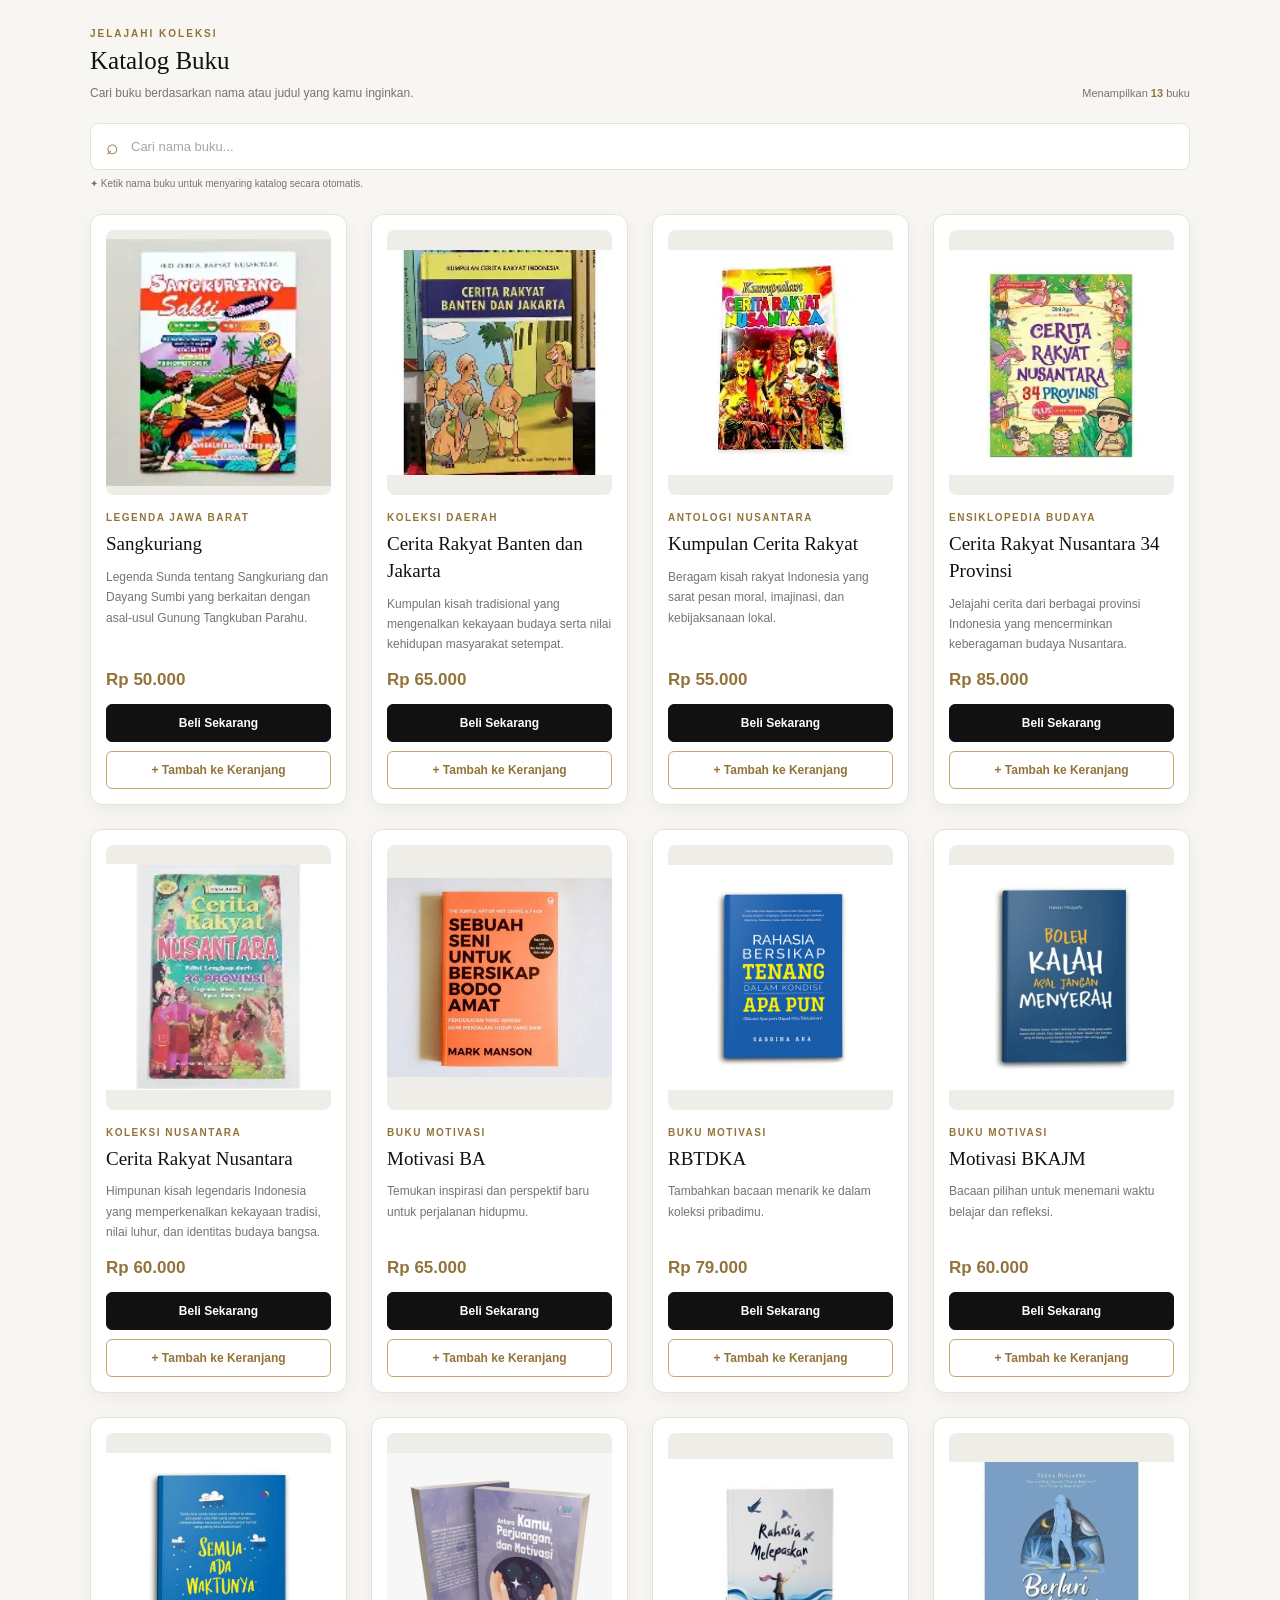
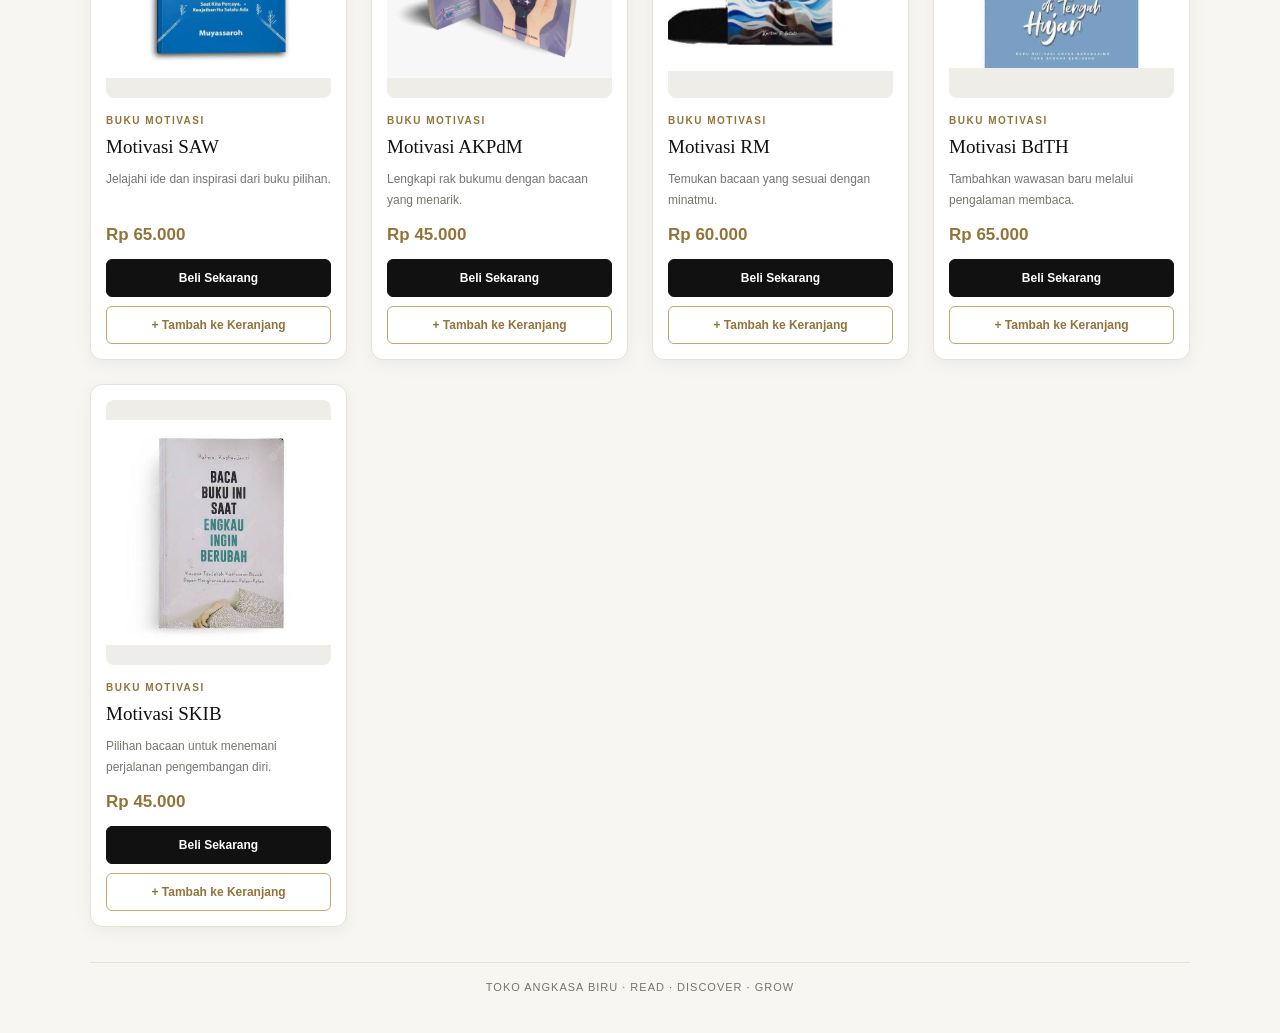
<file: IFrame/BestSeller.html>
<!DOCTYPE html>
<html lang="id">
<head>
<meta charset="UTF-8">
<meta name="viewport" content="width=device-width, initial-scale=1.0">
<title>Katalog buku</title>

<style>
:root {
  --gold: #c5a76a;
  --gold-light: #e4d3a7;
  --gold-dark: #92743b;
  --black: #111111;
  --black-soft: #1c1c1c;
  --white: #ffffff;
  --cream: #f7f6f2;
  --gray: #77746c;
  --border: #e7e2d8;
}

* {
  margin: 0;
  padding: 0;
  box-sizing: border-box;
  font-family: "Segoe UI", Arial, sans-serif;
}

body {
  background: var(--cream);
  color: var(--black);
  padding: 28px 20px 40px;
}

/* HEADER */
.hero {
  max-width: 1100px;
  margin: 0 auto 35px;
  padding: 36px 22px;
  text-align: center;
  background: linear-gradient(135deg, #111, #30291d);
  border: 1px solid var(--gold);
  border-radius: 14px;
  position: relative;
  overflow: hidden;
}

.eyebrow {
  color: var(--gold-light);
  font-size: 11px;
  letter-spacing: 4px;
  text-transform: uppercase;
  margin-bottom: 13px;
}

.hero h1 {
  color: var(--white);
  font-family: Georgia, "Times New Roman", serif;
  font-size: clamp(25px, 4vw, 36px);
  font-weight: normal;
}

.gold-line {
  width: 65px;
  height: 2px;
  background: var(--gold);
  margin: 18px auto;
}

.hero p {
  color: #e3ded4;
  font-size: 13px;
  line-height: 1.8;
  max-width: 650px;
  margin: auto;
}

/* KATALOG */
.section {
  max-width: 1100px;
  margin: auto;
}

.section-header {
  display: flex;
  justify-content: space-between;
  align-items: end;
  gap: 15px;
  margin-bottom: 20px;
}

.section-label {
  color: var(--gold-dark);
  font-size: 10px;
  font-weight: bold;
  letter-spacing: 2px;
  margin-bottom: 8px;
}

.section-header h2 {
  font-family: Georgia, "Times New Roman", serif;
  font-size: 25px;
  font-weight: normal;
  margin-bottom: 8px;
}

.section-header p {
  color: var(--gray);
  font-size: 12px;
  line-height: 1.7;
}

.book-count {
  color: var(--gray);
  font-size: 11px;
  white-space: nowrap;
  padding-bottom: 4px;
}

.book-count strong {
  color: var(--gold-dark);
}

/* SEARCH */
.search-wrap {
  max-width: 1100px;
  margin: 0 auto 25px;
}

.search-box {
  display: flex;
  align-items: center;
  gap: 12px;
  padding: 0 15px;
  background: var(--white);
  border: 1px solid var(--border);
  border-radius: 8px;
  transition: border-color .2s, box-shadow .2s;
}

.search-box:focus-within {
  border-color: var(--gold);
  box-shadow: 0 0 0 3px #c5a76a20;
}

.search-icon {
  color: var(--gold-dark);
  font-size: 21px;
}

.search-box input {
  flex: 1;
  min-width: 0;
  padding: 15px 0;
  border: none;
  outline: none;
  background: transparent;
  color: var(--black);
  font-size: 13px;
}

.search-box input::placeholder {
  color: #aaa69d;
}

.clear-btn {
  display: none;
  border: none;
  background: transparent;
  color: var(--gold-dark);
  cursor: pointer;
  font-size: 11px;
  padding: 8px;
}

.search-hint {
  margin-top: 8px;
  color: var(--gray);
  font-size: 10px;
}

/* GRID BUKU */
.container-buku {
  display: grid;
  grid-template-columns: repeat(
    auto-fit,
    minmax(min(100%, 225px), 1fr)
  );
  gap: 24px;
  max-width: 1100px;
  margin: auto;
}

/* KARTU BUKU */
.card-buku {
  min-width: 0;
  background: var(--white);
  border: 1px solid var(--border);
  border-radius: 12px;
  padding: 15px;
  display: flex;
  flex-direction: column;
  box-shadow: 0 5px 18px rgba(17, 17, 17, 0.05);
  transition: transform .3s ease,
              box-shadow .3s ease,
              border-color .3s ease;
}

.card-buku:hover {
  transform: translateY(-6px);
  border-color: var(--gold);
  box-shadow: 0 12px 28px rgba(17, 17, 17, 0.12);
}

.img-container {
  width: 100%;
  height: 265px;
  background: #efede7;
  border-radius: 8px;
  overflow: hidden;
  margin-bottom: 17px;
}

.img-container img {
  width: 100%;
  height: 100%;
  object-fit: contain;
  transition: transform .4s ease;
}

.card-buku:hover .img-container img {
  transform: scale(1.04);
}

.category {
  color: var(--gold-dark);
  font-size: 10px;
  font-weight: bold;
  letter-spacing: 1.5px;
  text-transform: uppercase;
  margin-bottom: 8px;
}

.title-buku {
  font-family: Georgia, "Times New Roman", serif;
  color: var(--black);
  font-size: 19px;
  font-weight: normal;
  line-height: 1.4;
  margin-bottom: 9px;
  overflow-wrap: anywhere;
}

.description {
  color: var(--gray);
  font-size: 12px;
  line-height: 1.7;
  margin-bottom: 15px;
  flex-grow: 1;
}

.price {
  color: var(--gold-dark);
  font-size: 17px;
  font-weight: 750;
  margin-bottom: 14px;
}

.actions {
  display: flex;
  flex-direction: column;
  gap: 9px;
  margin-top: auto;
}

.btn {
  display: block;
  width: 100%;
  border-radius: 6px;
  padding: 11px 9px;
  text-align: center;
  text-decoration: none;
  font-size: 12px;
  font-weight: bold;
  cursor: pointer;
  transition: .25s ease;
}

.buy-btn {
  background: var(--black);
  color: var(--white);
  border: 1px solid var(--black);
}

.buy-btn:hover {
  background: var(--gold-dark);
  border-color: var(--gold-dark);
}

.add-cart-btn {
  background: var(--white);
  color: var(--gold-dark);
  border: 1px solid var(--gold);
}

.add-cart-btn:hover {
  background: var(--gold);
  color: var(--black);
}

/* HASIL PENCARIAN KOSONG */
.empty-state {
  display: none;
  max-width: 1100px;
  margin: auto;
  padding: 45px 20px;
  background: var(--white);
  border: 1px dashed var(--gold);
  border-radius: 10px;
  text-align: center;
}

.empty-icon {
  font-size: 32px;
  margin-bottom: 12px;
}

.empty-state h3 {
  font-family: Georgia, "Times New Roman", serif;
  font-size: 22px;
  font-weight: normal;
  margin-bottom: 9px;
}

.empty-state p {
  color: var(--gray);
  font-size: 12px;
  line-height: 1.8;
  margin-bottom: 17px;
}

.reset-search {
  padding: 11px 16px;
  background: var(--black);
  color: var(--white);
  border: 1px solid var(--black);
  border-radius: 6px;
  cursor: pointer;
  font-size: 12px;
  font-weight: bold;
}

.reset-search:hover {
  background: var(--gold-dark);
}

/* FOOTER */
.footer-note {
  max-width: 1100px;
  margin: 35px auto 0;
  padding-top: 18px;
  border-top: 1px solid var(--border);
  text-align: center;
  color: var(--gray);
  font-size: 11px;
  letter-spacing: 1px;
}

@media (max-width: 650px) {
  body {
    padding: 16px 12px 28px;
  }

  .hero {
    padding: 28px 16px;
  }

  .eyebrow {
    letter-spacing: 2px;
  }

  .container-buku {
    grid-template-columns: repeat(2, minmax(0, 1fr));
    gap: 15px;
  }

  .card-buku {
    padding: 10px;
  }

  .img-container {
    height: 210px;
  }

  .title-buku {
    font-size: 16px;
  }

  .section-header {
    align-items: start;
  }

  .section-header h2 {
    font-size: 22px;
  }

  .book-count {
    white-space: normal;
    text-align: right;
  }

  .btn {
    font-size: 11px;
  }
}

@media (max-width: 380px) {
  .container-buku {
    grid-template-columns: 1fr;
  }

  .img-container {
    height: 265px;
  }

  .section-header {
    flex-direction: column;
  }
}
</style>
</head>

<body>

<main class="section">

  <div class="section-header">
    <div>
      <div class="section-label">JELAJAHI KOLEKSI</div>
      <h2>Katalog Buku</h2>
      <p>Cari buku berdasarkan nama atau judul yang kamu inginkan.</p>
    </div>

    <div class="book-count">
      Menampilkan <strong id="visibleCount">13</strong> buku
    </div>
  </div>

  <!-- PENCARIAN -->
  <div class="search-wrap">
    <div class="search-box">
      <span class="search-icon" aria-hidden="true">⌕</span>
      <input
        type="search"
        id="searchInput"
        placeholder="Cari nama buku..."
        aria-label="Cari buku berdasarkan nama"
        autocomplete="off"
      >
      <button class="clear-btn" id="clearBtn" type="button">
        Hapus ✕
      </button>
    </div>
    <p class="search-hint">
      ✦ Ketik nama buku untuk menyaring katalog secara otomatis.
    </p>
  </div>

  <div class="container-buku" id="bookGrid">

    <!-- ================= CERITA RAKYAT ================= -->

    <article class="card-buku" data-title="Sangkuriang">
      <div class="img-container">
        <img src="GAMBAR/CR_Sangkuriang.png" alt="Sampul buku Sangkuriang">
      </div>
      <div class="category">Legenda Jawa Barat</div>
      <h2 class="title-buku">Sangkuriang</h2>
      <p class="description">
        Legenda Sunda tentang Sangkuriang dan Dayang Sumbi
        yang berkaitan dengan asal-usul Gunung Tangkuban Parahu.
      </p>
      <div class="price">Rp 50.000</div>
      <div class="actions">
        <a class="btn buy-btn"
           href="Pembayaran.html?title=Sangkuriang&amp;price=50000"
           target="konten">Beli Sekarang</a>
        <button class="btn add-cart-btn" type="button"
                onclick="tambahKeranjang('Sangkuriang', 50000)">
          + Tambah ke Keranjang
        </button>
      </div>
    </article>

    <article class="card-buku" data-title="Cerita Rakyat Banten dan Jakarta">
      <div class="img-container">
        <img src="GAMBAR/CR_Cerita Rayat Banten dan Jakarta.png"
             alt="Sampul Cerita Rakyat Banten dan Jakarta">
      </div>
      <div class="category">Koleksi Daerah</div>
      <h2 class="title-buku">Cerita Rakyat Banten dan Jakarta</h2>
      <p class="description">
        Kumpulan kisah tradisional yang mengenalkan kekayaan budaya
        serta nilai kehidupan masyarakat setempat.
      </p>
      <div class="price">Rp 65.000</div>
      <div class="actions">
        <a class="btn buy-btn"
           href="Pembayaran.html?title=Cerita%20Rakyat%20Banten%20dan%20Jakarta&amp;price=65000"
           target="konten">Beli Sekarang</a>
        <button class="btn add-cart-btn" type="button"
                onclick="tambahKeranjang('Cerita Rakyat Banten dan Jakarta', 65000)">
          + Tambah ke Keranjang
        </button>
      </div>
    </article>

    <article class="card-buku" data-title="Kumpulan Cerita Rakyat">
      <div class="img-container">
        <img src="GAMBAR/CR_Kumpulan Cerita Rakyat.png"
             alt="Sampul Kumpulan Cerita Rakyat">
      </div>
      <div class="category">Antologi Nusantara</div>
      <h2 class="title-buku">Kumpulan Cerita Rakyat</h2>
      <p class="description">
        Beragam kisah rakyat Indonesia yang sarat pesan moral,
        imajinasi, dan kebijaksanaan lokal.
      </p>
      <div class="price">Rp 55.000</div>
      <div class="actions">
        <a class="btn buy-btn"
           href="Pembayaran.html?title=Kumpulan%20Cerita%20Rakyat&amp;price=55000"
           target="konten">Beli Sekarang</a>
        <button class="btn add-cart-btn" type="button"
                onclick="tambahKeranjang('Kumpulan Cerita Rakyat', 55000)">
          + Tambah ke Keranjang
        </button>
      </div>
    </article>

    <article class="card-buku" data-title="Cerita Rakyat Nusantara 34 Provinsi">
      <div class="img-container">
        <img src="GAMBAR/CR_Cerita Rakyat Nusantara 34 Provinsi.png"
             alt="Sampul Cerita Rakyat Nusantara 34 Provinsi">
      </div>
      <div class="category">Ensiklopedia Budaya</div>
      <h2 class="title-buku">Cerita Rakyat Nusantara 34 Provinsi</h2>
      <p class="description">
        Jelajahi cerita dari berbagai provinsi Indonesia
        yang mencerminkan keberagaman budaya Nusantara.
      </p>
      <div class="price">Rp 85.000</div>
      <div class="actions">
        <a class="btn buy-btn"
           href="Pembayaran.html?title=Cerita%20Rakyat%20Nusantara%2034%20Provinsi&amp;price=85000"
           target="konten">Beli Sekarang</a>
        <button class="btn add-cart-btn" type="button"
                onclick="tambahKeranjang('Cerita Rakyat Nusantara 34 Provinsi', 85000)">
          + Tambah ke Keranjang
        </button>
      </div>
    </article>

    <article class="card-buku" data-title="Cerita Rakyat Nusantara">
      <div class="img-container">
        <img src="GAMBAR/CR_Cerita Rakyat Nusantara.png"
             alt="Sampul Cerita Rakyat Nusantara">
      </div>
      <div class="category">Koleksi Nusantara</div>
      <h2 class="title-buku">Cerita Rakyat Nusantara</h2>
      <p class="description">
        Himpunan kisah legendaris Indonesia yang memperkenalkan
        kekayaan tradisi, nilai luhur, dan identitas budaya bangsa.
      </p>
      <div class="price">Rp 60.000</div>
      <div class="actions">
        <a class="btn buy-btn"
           href="Pembayaran.html?title=Cerita%20Rakyat%20Nusantara&amp;price=60000"
           target="konten">Beli Sekarang</a>
        <button class="btn add-cart-btn" type="button"
                onclick="tambahKeranjang('Cerita Rakyat Nusantara', 60000)">
          + Tambah ke Keranjang
        </button>
      </div>
    </article>

    <!-- ================= BUKU MOTIVASI ================= -->

    <article class="card-buku" data-title="Motivasi BA">
      <div class="img-container">
        <img src="GAMBAR/Motivasi_BA.jpg" alt="Buku Motivasi BA">
      </div>
      <div class="category">Buku Motivasi</div>
      <h2 class="title-buku">Motivasi BA</h2>
      <p class="description">
        Temukan inspirasi dan perspektif baru untuk perjalanan hidupmu.
      </p>
      <div class="price">Rp 65.000</div>
      <div class="actions">
        <a class="btn buy-btn"
           href="Pembayaran.html?title=Motivasi%20BA&amp;price=65000"
           target="konten">Beli Sekarang</a>
        <button class="btn add-cart-btn" type="button"
                onclick="tambahKeranjang('Motivasi BA', 65000)">
          + Tambah ke Keranjang
        </button>
      </div>
    </article>

    <article class="card-buku" data-title="RBTDKA">
      <div class="img-container">
        <img src="GAMBAR/RBTDKA.jpg" alt="Buku RBTDKA">
      </div>
      <div class="category">Buku Motivasi</div>
      <h2 class="title-buku">RBTDKA</h2>
      <p class="description">
        Tambahkan bacaan menarik ke dalam koleksi pribadimu.
      </p>
      <div class="price">Rp 79.000</div>
      <div class="actions">
        <a class="btn buy-btn"
           href="Pembayaran.html?title=RBTDKA&amp;price=79000"
           target="konten">Beli Sekarang</a>
        <button class="btn add-cart-btn" type="button"
                onclick="tambahKeranjang('RBTDKA', 79000)">
          + Tambah ke Keranjang
        </button>
      </div>
    </article>

    <article class="card-buku" data-title="Motivasi BKAJM">
      <div class="img-container">
        <img src="GAMBAR/Motivasi_BKAJM.jpg" alt="Buku Motivasi BKAJM">
      </div>
      <div class="category">Buku Motivasi</div>
      <h2 class="title-buku">Motivasi BKAJM</h2>
      <p class="description">
        Bacaan pilihan untuk menemani waktu belajar dan refleksi.
      </p>
      <div class="price">Rp 60.000</div>
      <div class="actions">
        <a class="btn buy-btn"
           href="Pembayaran.html?title=Motivasi%20BKAJM&amp;price=60000"
           target="konten">Beli Sekarang</a>
        <button class="btn add-cart-btn" type="button"
                onclick="tambahKeranjang('Motivasi BKAJM', 60000)">
          + Tambah ke Keranjang
        </button>
      </div>
    </article>

    <article class="card-buku" data-title="Motivasi SAW">
      <div class="img-container">
        <img src="GAMBAR/Motivasi_SAW.jpg" alt="Buku Motivasi SAW">
      </div>
      <div class="category">Buku Motivasi</div>
      <h2 class="title-buku">Motivasi SAW</h2>
      <p class="description">
        Jelajahi ide dan inspirasi dari buku pilihan.
      </p>
      <div class="price">Rp 65.000</div>
      <div class="actions">
        <a class="btn buy-btn"
           href="Pembayaran.html?title=Motivasi%20SAW&amp;price=65000"
           target="konten">Beli Sekarang</a>
        <button class="btn add-cart-btn" type="button"
                onclick="tambahKeranjang('Motivasi SAW', 65000)">
          + Tambah ke Keranjang
        </button>
      </div>
    </article>

    <article class="card-buku" data-title="Motivasi AKPdM">
      <div class="img-container">
        <img src="GAMBAR/Motivasi_AKPdM.jpg" alt="Buku Motivasi AKPdM">
      </div>
      <div class="category">Buku Motivasi</div>
      <h2 class="title-buku">Motivasi AKPdM</h2>
      <p class="description">
        Lengkapi rak bukumu dengan bacaan yang menarik.
      </p>
      <div class="price">Rp 45.000</div>
      <div class="actions">
        <a class="btn buy-btn"
           href="Pembayaran.html?title=Motivasi%20AKPdM&amp;price=45000"
           target="konten">Beli Sekarang</a>
        <button class="btn add-cart-btn" type="button"
                onclick="tambahKeranjang('Motivasi AKPdM', 45000)">
          + Tambah ke Keranjang
        </button>
      </div>
    </article>

    <article class="card-buku" data-title="Motivasi RM">
      <div class="img-container">
        <img src="GAMBAR/Motivasi_RM.jpg" alt="Buku Motivasi RM">
      </div>
      <div class="category">Buku Motivasi</div>
      <h2 class="title-buku">Motivasi RM</h2>
      <p class="description">
        Temukan bacaan yang sesuai dengan minatmu.
      </p>
      <div class="price">Rp 60.000</div>
      <div class="actions">
        <a class="btn buy-btn"
           href="Pembayaran.html?title=Motivasi%20RM&amp;price=60000"
           target="konten">Beli Sekarang</a>
        <button class="btn add-cart-btn" type="button"
                onclick="tambahKeranjang('Motivasi RM', 60000)">
          + Tambah ke Keranjang
        </button>
      </div>
    </article>

    <article class="card-buku" data-title="Motivasi BdTH">
      <div class="img-container">
        <img src="GAMBAR/Motivasi_BdTH.jpg" alt="Buku Motivasi BdTH">
      </div>
      <div class="category">Buku Motivasi</div>
      <h2 class="title-buku">Motivasi BdTH</h2>
      <p class="description">
        Tambahkan wawasan baru melalui pengalaman membaca.
      </p>
      <div class="price">Rp 65.000</div>
      <div class="actions">
        <a class="btn buy-btn"
           href="Pembayaran.html?title=Motivasi%20BdTH&amp;price=65000"
           target="konten">Beli Sekarang</a>
        <button class="btn add-cart-btn" type="button"
                onclick="tambahKeranjang('Motivasi BdTH', 65000)">
          + Tambah ke Keranjang
        </button>
      </div>
    </article>

    <article class="card-buku" data-title="Motivasi SKIB">
      <div class="img-container">
        <img src="GAMBAR/Motivasi_SKIB.jpg" alt="Buku Motivasi SKIB">
      </div>
      <div class="category">Buku Motivasi</div>
      <h2 class="title-buku">Motivasi SKIB</h2>
      <p class="description">
        Pilihan bacaan untuk menemani perjalanan pengembangan diri.
      </p>
      <div class="price">Rp 45.000</div>
      <div class="actions">
        <a class="btn buy-btn"
           href="Pembayaran.html?title=Motivasi%20SKIB&amp;price=45000"
           target="konten">Beli Sekarang</a>
        <button class="btn add-cart-btn" type="button"
                onclick="tambahKeranjang('Motivasi SKIB', 45000)">
          + Tambah ke Keranjang
        </button>
      </div>
    </article>

  </div>

  <!-- PESAN JIKA BUKU TIDAK DITEMUKAN -->
  <div class="empty-state" id="emptyState">
    <div class="empty-icon">📚</div>
    <h3>Buku tidak ditemukan</h3>
    <p>Coba gunakan kata kunci lain untuk menemukan buku yang kamu cari.</p>
    <button class="reset-search" id="resetBtn" type="button">
      Tampilkan Semua Buku
    </button>
  </div>

</main>

<footer class="footer-note">
  TOKO ANGKASA BIRU · READ · DISCOVER · GROW
</footer>

<script>
/* ================= PENCARIAN BUKU ================= */
const searchInput = document.getElementById("searchInput");
const bookCards = document.querySelectorAll(".card-buku");
const visibleCount = document.getElementById("visibleCount");
const emptyState = document.getElementById("emptyState");
const clearBtn = document.getElementById("clearBtn");
const resetBtn = document.getElementById("resetBtn");
const bookGrid = document.getElementById("bookGrid");

function cariBuku() {
  const keyword = searchInput.value.trim().toLocaleLowerCase("id");
  let jumlahTampil = 0;

  bookCards.forEach(card => {
    const namaBuku = card.dataset.title.toLocaleLowerCase("id");
    const cocok = namaBuku.includes(keyword);

    card.style.display = cocok ? "flex" : "none";

    if (cocok) jumlahTampil++;
  });

  visibleCount.textContent = jumlahTampil;
  emptyState.style.display = jumlahTampil === 0 ? "block" : "none";
  bookGrid.style.display = jumlahTampil === 0 ? "none" : "grid";
  clearBtn.style.display = keyword ? "inline-block" : "none";
}

searchInput.addEventListener("input", cariBuku);

clearBtn.addEventListener("click", () => {
  searchInput.value = "";
  cariBuku();
  searchInput.focus();
});

resetBtn.addEventListener("click", () => {
  searchInput.value = "";
  cariBuku();
  searchInput.focus();
});


/* ================= KERANJANG ================= */
function tambahKeranjang(judul, harga) {
  const key = "pustakaUtamaCart";

  /*
    Simpan menggunakan format yang dibaca Keranjang.html:
    { title: "...", price: 50000, qty: 1 }
  */
  let cart = [];

  try {
    const tersimpan = localStorage.getItem(key);
    cart = tersimpan ? JSON.parse(tersimpan) : [];

    if (!Array.isArray(cart)) cart = [];
  } catch (error) {
    cart = [];
  }

  const item = cart.find(buku => buku.title === judul);

  if (item) {
    item.qty = (Number(item.qty) || 0) + 1;
    item.price = Number(item.price) || harga;
  } else {
    cart.push({
      title: judul,
      price: harga,
      qty: 1
    });
  }

  localStorage.setItem(key, JSON.stringify(cart));

  /*
    Jika katalog berada dalam iframe bernama "konten",
    arahkan iframe tersebut ke halaman keranjang.
  */
  if (window.parent !== window) {
    const iframe = window.parent.document.querySelector(
      'iframe[name="konten"]'
    );

    if (iframe) {
      iframe.src = "Keranjang.html";
      return;
    }
  }

  // Jika halaman dibuka langsung, buka keranjang di tab yang sama.
  window.location.href = "Keranjang.html";
}
</script>

</body>
</html>
</file>
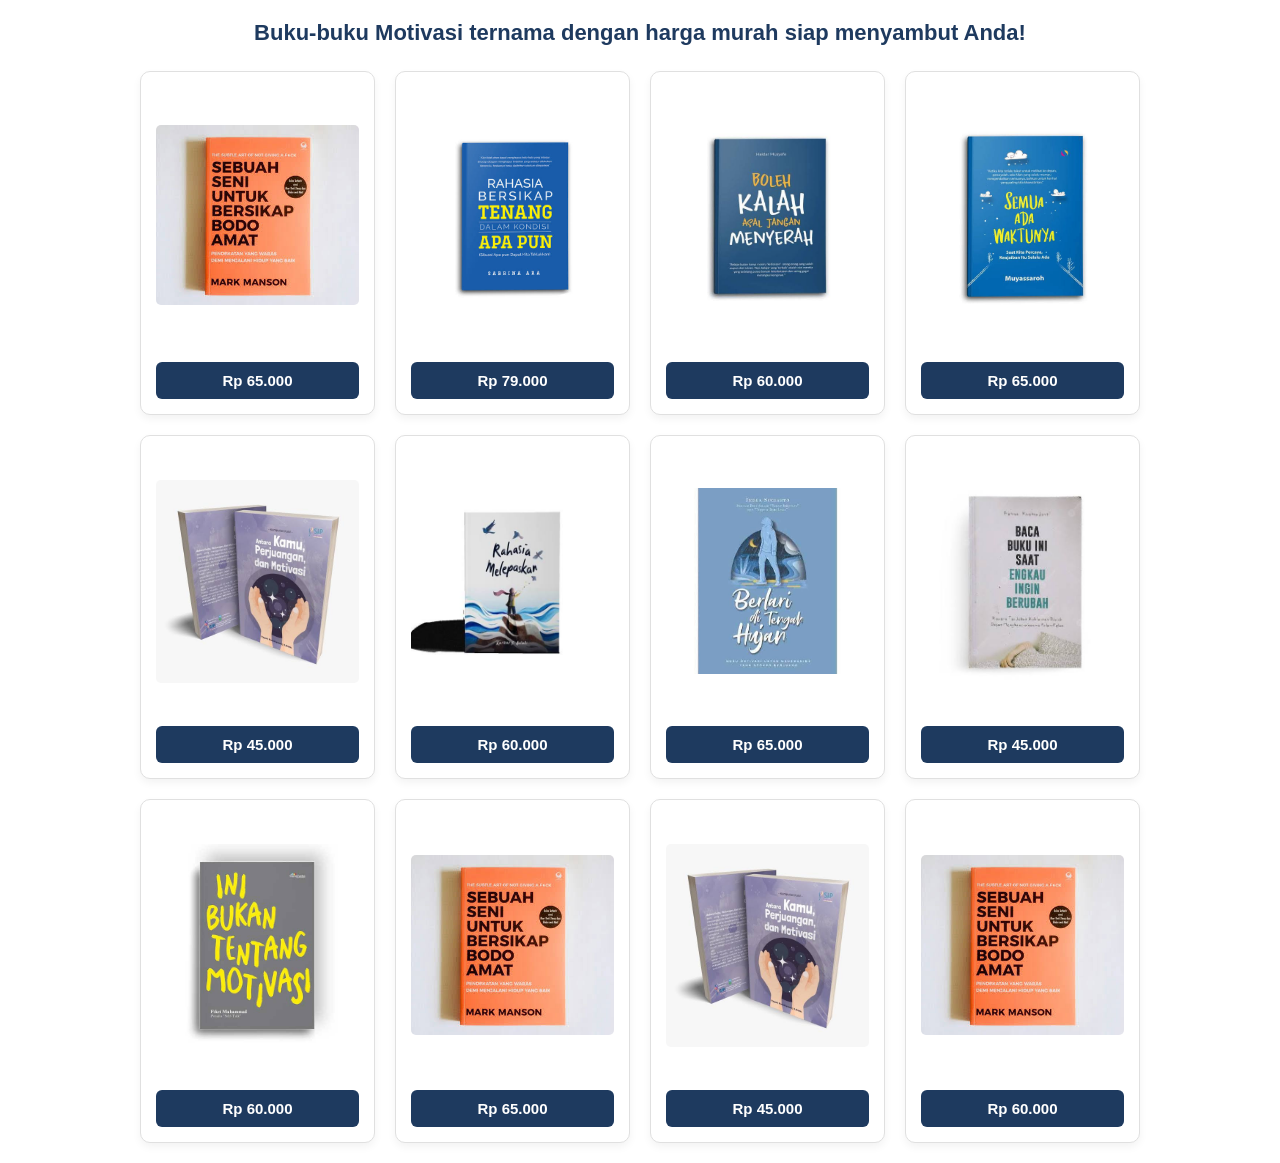
<file: IFrame/BukuMotivasi.html>
<!DOCTYPE html>
<html lang="id">
<head>
  <meta charset="UTF-8">
  <meta name="viewport" content="width=device-width, initial-scale=1.0">
  <title>Buku Motivasi</title>
  <style>
    * {
      margin: 0;
      padding: 0;
      box-sizing: border-box;
      font-family: Arial, sans-serif;
    }

    body {
      background-color: #ffffff;
      padding: 20px;
      color: #333;
    }

    h1 {
      text-align: center;
      font-size: 22px;
      margin-bottom: 25px;
      color: #1e3a5f;
    }

    /* Container Grid */
    .container-buku {
      display: grid;
      grid-template-columns: repeat(auto-fit, minmax(220px, 1fr));
      gap: 20px;
      justify-content: center;
      max-width: 1000px;
      margin: 0 auto;
    }

    /* Styling Kartu */
    .card-buku {
      background-color: #ffffff;
      border: 1px solid #e0e0e0;
      border-radius: 10px;
      padding: 15px;
      text-align: center;
      box-shadow: 0 4px 8px rgba(0, 0, 0, 0.05);
      display: flex;
      flex-direction: column;
      align-items: center;
      justify-content: space-between;
      transition: transform 0.3s ease, box-shadow 0.3s ease;
    }

    .card-buku:hover {
      box-shadow: 0 6px 12px rgba(0, 0, 0, 0.15);
    }

    /* Area Gambar */
    .img-container {
      width: 100%;
      height: 260px;
      display: flex;
      align-items: center;
      justify-content: center;
      overflow: hidden;
      margin-bottom: 15px;
      border-radius: 6px;
    }

    .img-container img {
      max-width: 100%;
      max-height: 100%;
      object-fit: cover;
      border-radius: 5px;
    }

    /* Tombol/Label Harga (Format Link ke Pembayaran) */
    .price-btn {
      display: inline-block;
      width: 100%;
      background-color: #1e3a5f;
      color: #ffffff;
      font-weight: bold;
      padding: 10px 0;
      border-radius: 6px;
      font-size: 15px;
      cursor: pointer;
      border: none;
      text-decoration: none;
      transition: transform 0.3s ease, background-color 0.3s ease;
    }

    /* Efek Membesar (Scale) saat Hover */
    .price-btn:hover {
      transform: scale(1.08);
      background-color: #2b5288;
    }
  </style>
</head>
<body>

  <h1>Buku-buku Motivasi ternama dengan harga murah siap menyambut Anda!</h1>

  <div class="container-buku">

    <!-- Card 1 -->
    <div class="card-buku">
      <div class="img-container">
        <a href="Home.html"><img src="GAMBAR/Motivasi_BA.jpg" alt="Motivasi BA"></a>
      </div>
      <a href="Pembayaran.html?title=Motivasi%20BA&price=Rp%2065.000" class="price-btn">Rp 65.000</a>
    </div>

    <!-- Card 2 -->
    <div class="card-buku">
      <div class="img-container">
        <img src="GAMBAR/RBTDKA.jpg" alt="RBTDKA">
      </div>
      <a href="Pembayaran.html?title=RBTDKA&price=Rp%2079.000" class="price-btn">Rp 79.000</a>
    </div>

    <!-- Card 3 -->
    <div class="card-buku">
      <div class="img-container">
        <img src="GAMBAR/Motivasi_BKAJM.jpg" alt="Motivasi BKAJM">
      </div>
      <a href="Pembayaran.html?title=Motivasi%20BKAJM&price=Rp%2060.000" class="price-btn">Rp 60.000</a>
    </div>

    <!-- Card 4 -->
    <div class="card-buku">
      <div class="img-container">
        <img src="GAMBAR/Motivasi_SAW.jpg" alt="Motivasi SAW">
      </div>
      <a href="Pembayaran.html?title=Motivasi%20SAW&price=Rp%2065.000" class="price-btn">Rp 65.000</a>
    </div>

    <!-- Card 5 -->
    <div class="card-buku">
      <div class="img-container">
        <img src="GAMBAR/Motivasi_AKPdM.jpg" alt="Motivasi AKPdM">
      </div>
      <a href="Pembayaran.html?title=Motivasi%20AKPdM&price=Rp%2045.000" class="price-btn">Rp 45.000</a>
    </div>

    <!-- Card 6 -->
    <div class="card-buku">
      <div class="img-container">
        <img src="GAMBAR/Motivasi_RM.jpg" alt="Motivasi RM">
      </div>
      <a href="Pembayaran.html?title=Motivasi%20RM&price=Rp%2060.000" class="price-btn">Rp 60.000</a>
    </div>

    <!-- Card 7 -->
    <div class="card-buku">
      <div class="img-container">
        <img src="GAMBAR/Motivasi_BdTH.jpg" alt="Motivasi BdTH">
      </div>
      <a href="Pembayaran.html?title=Motivasi%20BdTH&price=Rp%2065.000" class="price-btn">Rp 65.000</a>
    </div>

    <!-- Card 8 -->
    <div class="card-buku">
      <div class="img-container">
        <img src="GAMBAR/Motivasi_SKIB.jpg" alt="Motivasi SKIB">
      </div>
      <a href="Pembayaran.html?title=Motivasi%20SKIB&price=Rp%2045.000" class="price-btn">Rp 45.000</a>
    </div>

    <!-- Card 9 -->
    <div class="card-buku">
      <div class="img-container">
        <img src="GAMBAR/Motivasi_IBTM.jpg" alt="Motivasi IBTM">
      </div>
      <a href="Pembayaran.html?title=Motivasi%20IBTM&price=Rp%2060.000" class="price-btn">Rp 60.000</a>
    </div>

    <!-- Card 10 -->
    <div class="card-buku">
      <div class="img-container">
        <img src="GAMBAR/Motivasi_BA.jpg" alt="Motivasi BA">
      </div>
      <a href="Pembayaran.html?title=Motivasi%20BA&price=Rp%2065.000" class="price-btn">Rp 65.000</a>
    </div>

    <!-- Card 11 -->
    <div class="card-buku">
      <div class="img-container">
        <img src="GAMBAR/Motivasi_AKPdM.jpg" alt="Motivasi AKPdM">
      </div>
      <a href="Pembayaran.html?title=Motivasi%20AKPdM&price=Rp%2045.000" class="price-btn">Rp 45.000</a>
    </div>

    <!-- Card 12 -->
    <div class="card-buku">
      <div class="img-container">
        <img src="GAMBAR/Motivasi_BA.jpg" alt="Motivasi BA">
      </div>
      <a href="Pembayaran.html?title=Motivasi%20BA&price=Rp%2060.000" class="price-btn">Rp 60.000</a>
    </div>

  </div>

</body>
</html>
</file>
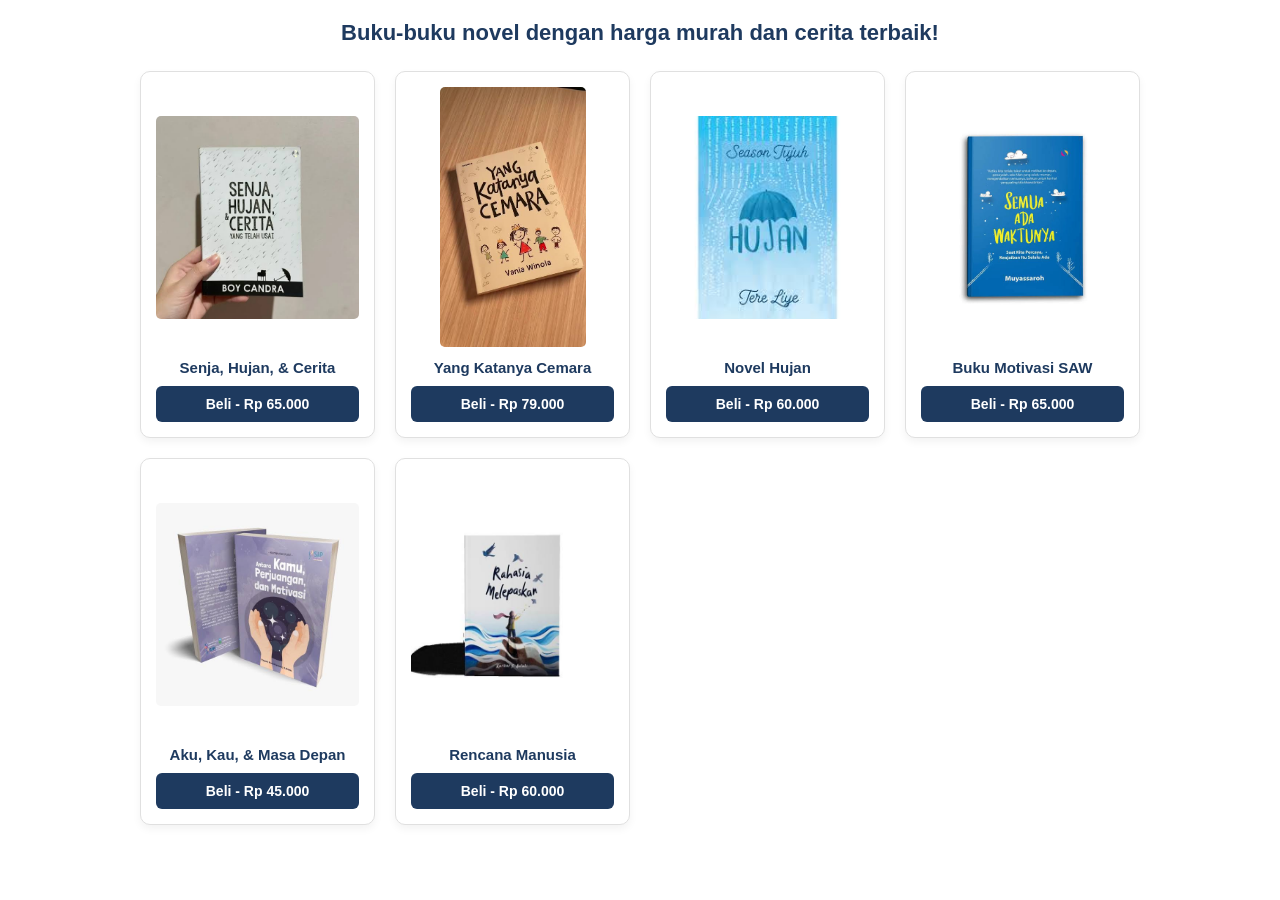
<file: IFrame/BukuNovel.html>
<!DOCTYPE html>
<html lang="id">
<head>
  <meta charset="UTF-8">
  <meta name="viewport" content="width=device-width, initial-scale=1.0">
  <title>Buku Novel</title>
  <style>
    * {
      margin: 0;
      padding: 0;
      box-sizing: border-box;
      font-family: Arial, sans-serif;
    }

    body {
      background-color: #ffffff;
      padding: 20px;
      color: #333;
    }

    h1 {
      text-align: center;
      font-size: 22px;
      margin-bottom: 25px;
      color: #1e3a5f;
    }

    .container-buku {
      display: grid;
      grid-template-columns: repeat(auto-fit, minmax(220px, 1fr));
      gap: 20px;
      justify-content: center;
      max-width: 1000px;
      margin: 0 auto;
    }

    .card-buku {
      background-color: #ffffff;
      border: 1px solid #e0e0e0;
      border-radius: 10px;
      padding: 15px;
      text-align: center;
      box-shadow: 0 4px 8px rgba(0, 0, 0, 0.05);
      display: flex;
      flex-direction: column;
      align-items: center;
      justify-content: space-between;
      transition: transform 0.3s ease, box-shadow 0.3s ease;
    }

    .card-buku:hover {
      box-shadow: 0 6px 12px rgba(0, 0, 0, 0.15);
    }

    .img-container {
      width: 100%;
      height: 260px;
      display: flex;
      align-items: center;
      justify-content: center;
      overflow: hidden;
      margin-bottom: 12px;
      border-radius: 6px;
    }

    .img-container img {
      max-width: 100%;
      max-height: 100%;
      object-fit: cover;
      border-radius: 5px;
    }

    .title-buku {
      font-size: 15px;
      font-weight: bold;
      color: #1e3a5f;
      margin-bottom: 10px;
    }

    /* Tombol Pembayaran / Harga */
    .price-btn {
      display: block;
      width: 100%;
      background-color: #1e3a5f;
      color: #ffffff;
      font-weight: bold;
      padding: 10px 0;
      border-radius: 6px;
      font-size: 14px;
      text-decoration: none;
      text-align: center;
      transition: transform 0.3s ease, background-color 0.3s ease;
    }

    .price-btn:hover {
      transform: scale(1.08);
      background-color: #2b5288;
    }
  </style>
</head>
<body>

  <h1>Buku-buku novel dengan harga murah dan cerita terbaik!</h1>

  <div class="container-buku">

    <div class="card-buku">
      <div class="img-container">
        <img src="GAMBAR/Novel_SHC.jpg" alt="Senja, Hujan, & Cerita">
      </div>
      <div class="title-buku">Senja, Hujan, & Cerita</div>
      <!-- Link langsung menuju Halaman Pembayaran di dalam iframe -->
      <a href="Pembayaran.html?title=Senja,%20Hujan,%20&%20Cerita&price=65.000" class="price-btn">Beli - Rp 65.000</a>
    </div>

    <div class="card-buku">
      <div class="img-container">
        <img src="GAMBAR/Novel_YKC.jpg" alt="Yang Katanya Cemara">
      </div>
      <div class="title-buku">Yang Katanya Cemara</div>
      <a href="Pembayaran.html?title=Yang%20Katanya%20Cemara&price=79.000" class="price-btn">Beli - Rp 79.000</a>
    </div>

    <div class="card-buku">
      <div class="img-container">
        <img src="GAMBAR/Novel_Hujan.jpg" alt="Novel Hujan">
      </div>
      <div class="title-buku">Novel Hujan</div>
      <a href="Pembayaran.html?title=Novel%20Hujan&price=60.000" class="price-btn">Beli - Rp 60.000</a>
    </div>

    <div class="card-buku">
      <div class="img-container">
        <img src="GAMBAR/Motivasi_SAW.jpg" alt="Motivasi SAW">
      </div>
      <div class="title-buku">Buku Motivasi SAW</div>
      <a href="Pembayaran.html?title=Buku%20Motivasi%20SAW&price=65.000" class="price-btn">Beli - Rp 65.000</a>
    </div>

    <div class="card-buku">
      <div class="img-container">
        <img src="GAMBAR/Motivasi_AKPdM.jpg" alt="Aku, Kau, dan Masa Depan">
      </div>
      <div class="title-buku">Aku, Kau, & Masa Depan</div>
      <a href="Pembayaran.html?title=Aku,%20Kau,%20&%20Masa%20Depan&price=45.000" class="price-btn">Beli - Rp 45.000</a>
    </div>

    <div class="card-buku">
      <div class="img-container">
        <img src="GAMBAR/Motivasi_RM.jpg" alt="Rencana Manusia">
      </div>
      <div class="title-buku">Rencana Manusia</div>
      <a href="Pembayaran.html?title=Rencana%20Manusia&price=60.000" class="price-btn">Beli - Rp 60.000</a>
    </div>

  </div>

</body>
</html>
</file>
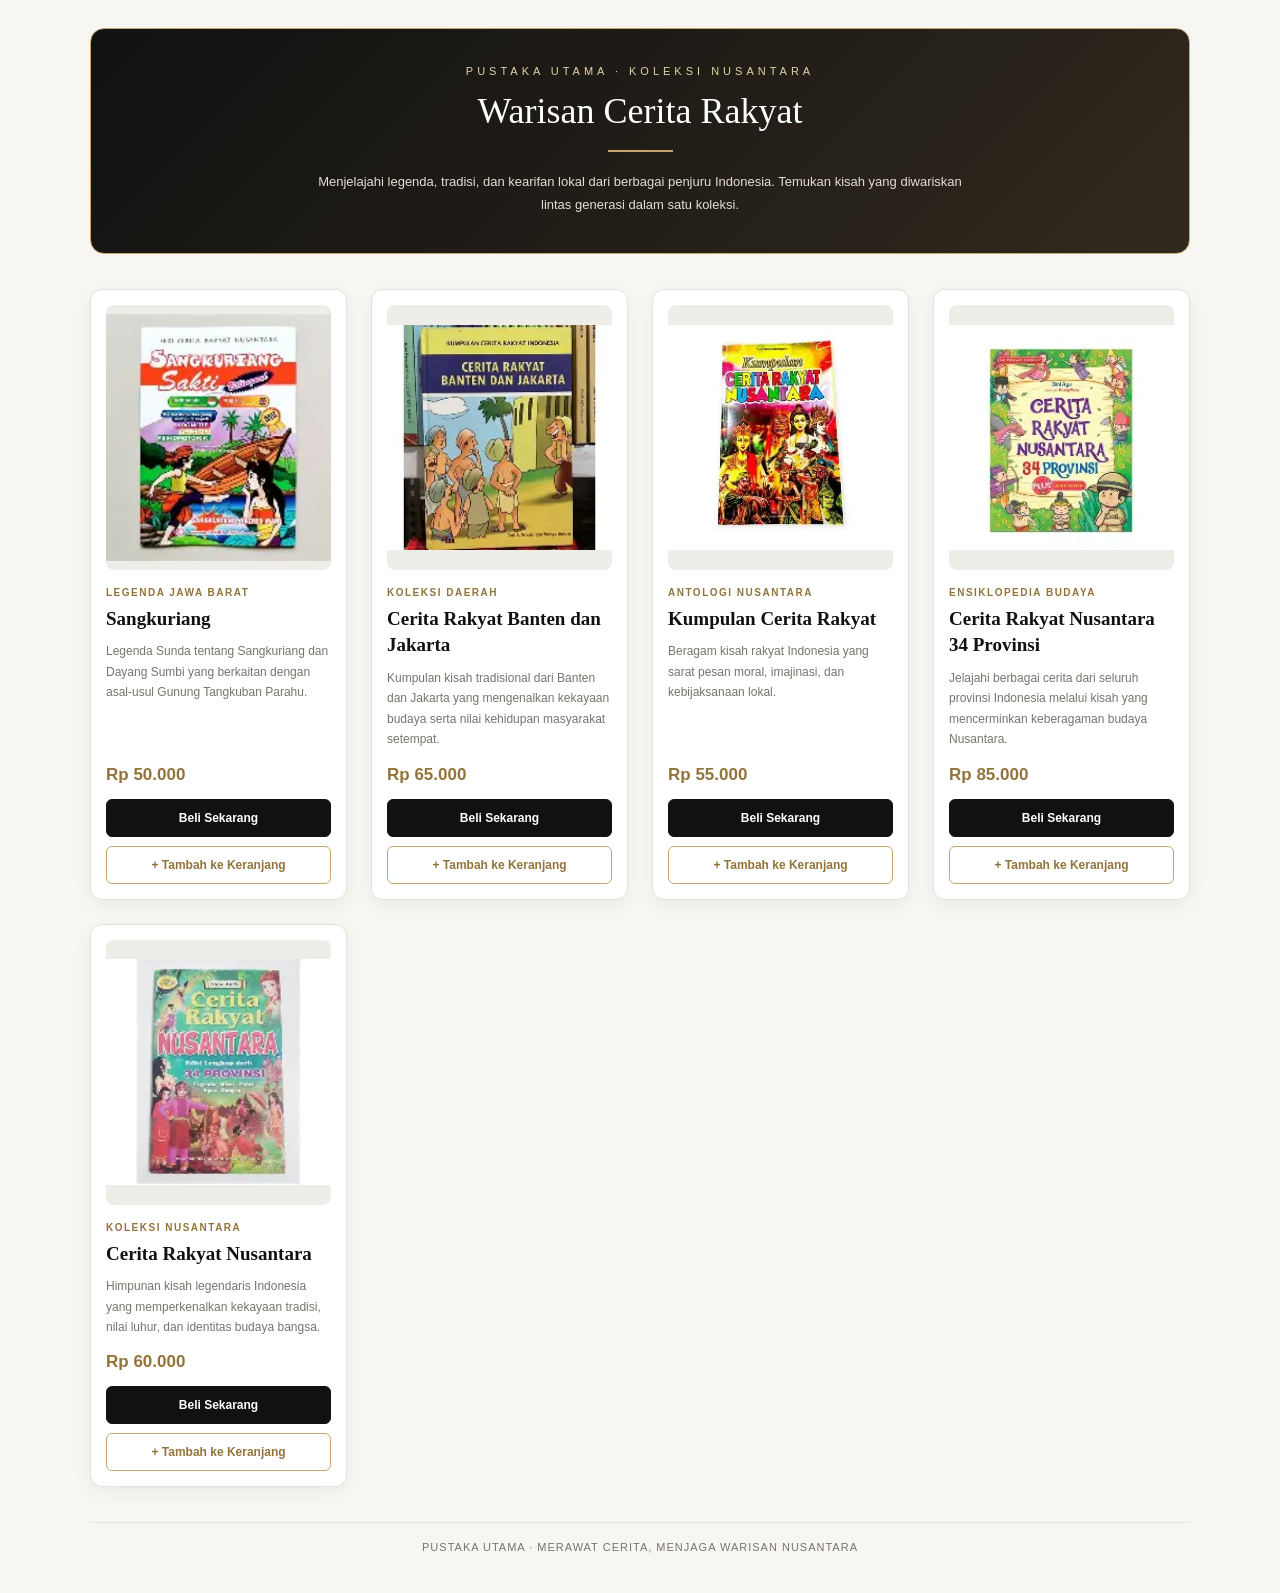
<file: IFrame/CeritaRakyat.html>
<!DOCTYPE html>
<html lang="id">
<head>
  <meta charset="UTF-8">
  <meta name="viewport" content="width=device-width, initial-scale=1.0">
  <title>Cerita Rakyat | Pustaka Utama</title>

  <style>
    :root {
      --gold: #c5a76a;
      --gold-light: #e4d3a7;
      --gold-dark: #92743b;
      --black: #111111;
      --black-soft: #1c1c1c;
      --white: #ffffff;
      --cream: #f7f6f2;
      --gray: #77746c;
      --border: #e7e2d8;
    }

    * {
      margin: 0;
      padding: 0;
      box-sizing: border-box;
      font-family: "Segoe UI", Arial, sans-serif;
    }

    body {
      background: var(--cream);
      color: var(--black);
      padding: 28px 20px 40px;
    }

    /* HEADER */
    .hero {
      max-width: 1100px;
      margin: 0 auto 35px;
      padding: 36px 22px;
      text-align: center;
      background: linear-gradient(135deg, #111, #30291d);
      border: 1px solid var(--gold);
      border-radius: 14px;
      position: relative;
      overflow: hidden;
    }

    .eyebrow {
      color: var(--gold-light);
      font-size: 11px;
      letter-spacing: 4px;
      text-transform: uppercase;
      margin-bottom: 13px;
    }

    h1 {
      color: var(--white);
      font-family: Georgia, "Times New Roman", serif;
      font-size: clamp(25px, 4vw, 36px);
      font-weight: normal;
    }

    .gold-line {
      width: 65px;
      height: 2px;
      background: var(--gold);
      margin: 18px auto;
    }

    .hero p {
      color: #e3ded4;
      font-size: 13px;
      line-height: 1.8;
      max-width: 650px;
      margin: auto;
    }

    /* GRID BUKU */
    .container-buku {
      display: grid;
      grid-template-columns: repeat(
        auto-fit,
        minmax(min(100%, 225px), 1fr)
      );
      gap: 24px;
      max-width: 1100px;
      margin: auto;
    }

    /* KARTU */
    .card-buku {
      background: var(--white);
      border: 1px solid var(--border);
      border-radius: 12px;
      padding: 15px;
      display: flex;
      flex-direction: column;
      box-shadow: 0 5px 18px rgba(17, 17, 17, 0.05);
      transition: transform 0.3s ease,
                  box-shadow 0.3s ease,
                  border-color 0.3s ease;
    }

    .card-buku:hover {
      transform: translateY(-6px);
      border-color: var(--gold);
      box-shadow: 0 12px 28px rgba(17, 17, 17, 0.12);
    }

    .img-container {
      width: 100%;
      height: 265px;
      background: #efede7;
      border-radius: 8px;
      overflow: hidden;
      margin-bottom: 17px;
    }

    .img-container img {
      width: 100%;
      height: 100%;
      object-fit: contain;
      transition: transform 0.4s ease;
    }

    .card-buku:hover .img-container img {
      transform: scale(1.04);
    }

    .category {
      color: var(--gold-dark);
      font-size: 10px;
      font-weight: bold;
      letter-spacing: 1.5px;
      text-transform: uppercase;
      margin-bottom: 8px;
    }

    .title-buku {
      font-family: Georgia, "Times New Roman", serif;
      color: var(--black);
      font-size: 19px;
      line-height: 1.4;
      margin-bottom: 9px;
    }

    .description {
      color: var(--gray);
      font-size: 12px;
      line-height: 1.7;
      margin-bottom: 15px;
      flex-grow: 1;
    }

    .price {
      color: var(--gold-dark);
      font-size: 17px;
      font-weight: 750;
      margin-bottom: 14px;
    }

    .actions {
      display: flex;
      flex-direction: column;
      gap: 9px;
      margin-top: auto;
    }

    .btn {
      display: block;
      width: 100%;
      border-radius: 6px;
      padding: 11px 9px;
      text-align: center;
      text-decoration: none;
      font-size: 12px;
      font-weight: bold;
      cursor: pointer;
      transition: 0.25s ease;
    }

    .buy-btn {
      background: var(--black);
      color: var(--white);
      border: 1px solid var(--black);
    }

    .buy-btn:hover {
      background: var(--gold-dark);
      border-color: var(--gold-dark);
    }

    .add-cart-btn {
      background: var(--white);
      color: var(--gold-dark);
      border: 1px solid var(--gold);
    }

    .add-cart-btn:hover {
      background: var(--gold);
      color: var(--black);
    }

    .footer-note {
      max-width: 1100px;
      margin: 35px auto 0;
      padding-top: 18px;
      border-top: 1px solid var(--border);
      text-align: center;
      color: var(--gray);
      font-size: 11px;
      letter-spacing: 1px;
    }

    @media (max-width: 480px) {
      body {
        padding: 16px 12px 28px;
      }

      .hero {
        padding: 28px 16px;
      }

      .container-buku {
        gap: 15px;
      }

      .img-container {
        height: 230px;
      }
    }
  </style>
</head>

<body>

  <header class="hero">
    <div class="eyebrow">Pustaka Utama · Koleksi Nusantara</div>
    <h1>Warisan Cerita Rakyat</h1>
    <div class="gold-line"></div>
    <p>
      Menjelajahi legenda, tradisi, dan kearifan lokal
      dari berbagai penjuru Indonesia. Temukan kisah
      yang diwariskan lintas generasi dalam satu koleksi.
    </p>
  </header>

  <main class="container-buku">

    <!-- 1. Sangkuriang -->
    <article class="card-buku">
      <div class="img-container">
        <img src="GAMBAR/CR_Sangkuriang.png"
             alt="Sampul buku Sangkuriang">
      </div>
      <div class="category">Legenda Jawa Barat</div>
      <h2 class="title-buku">Sangkuriang</h2>
      <p class="description">
        Legenda Sunda tentang Sangkuriang dan Dayang Sumbi
        yang berkaitan dengan asal-usul Gunung Tangkuban Parahu.
      </p>
      <div class="price">Rp 50.000</div>
      <div class="actions">
        <a class="btn buy-btn"
           href="Pembayaran.html?title=Sangkuriang&amp;price=50000">
          Beli Sekarang
        </a>
        <button class="btn add-cart-btn" type="button"
          onclick="tambahKeranjang('Sangkuriang', 50000)">
          + Tambah ke Keranjang
        </button>
      </div>
    </article>

    <!-- 2. Cerita Rakyat Banten dan Jakarta -->
    <article class="card-buku">
      <div class="img-container">
        <img src="GAMBAR/CR_Cerita Rayat Banten dan Jakarta.png"
             alt="Sampul Cerita Rakyat Banten dan Jakarta">
      </div>
      <div class="category">Koleksi Daerah</div>
      <h2 class="title-buku">Cerita Rakyat Banten dan Jakarta</h2>
      <p class="description">
        Kumpulan kisah tradisional dari Banten dan Jakarta
        yang mengenalkan kekayaan budaya serta nilai
        kehidupan masyarakat setempat.
      </p>
      <div class="price">Rp 65.000</div>
      <div class="actions">
        <a class="btn buy-btn"
           href="Pembayaran.html?title=Cerita%20Rakyat%20Banten%20dan%20Jakarta&amp;price=65000">
          Beli Sekarang
        </a>
        <button class="btn add-cart-btn" type="button"
          onclick="tambahKeranjang('Cerita Rakyat Banten dan Jakarta', 65000)">
          + Tambah ke Keranjang
        </button>
      </div>
    </article>

    <!-- 3. Kumpulan Cerita Rakyat -->
    <article class="card-buku">
      <div class="img-container">
        <img src="GAMBAR/CR_Kumpulan Cerita Rakyat.png"
             alt="Sampul Kumpulan Cerita Rakyat">
      </div>
      <div class="category">Antologi Nusantara</div>
      <h2 class="title-buku">Kumpulan Cerita Rakyat</h2>
      <p class="description">
        Beragam kisah rakyat Indonesia yang sarat pesan
        moral, imajinasi, dan kebijaksanaan lokal.
      </p>
      <div class="price">Rp 55.000</div>
      <div class="actions">
        <a class="btn buy-btn"
           href="Pembayaran.html?title=Kumpulan%20Cerita%20Rakyat&amp;price=55000">
          Beli Sekarang
        </a>
        <button class="btn add-cart-btn" type="button"
          onclick="tambahKeranjang('Kumpulan Cerita Rakyat', 55000)">
          + Tambah ke Keranjang
        </button>
      </div>
    </article>

    <!-- 4. Cerita Rakyat Nusantara 34 Provinsi -->
    <article class="card-buku">
      <div class="img-container">
        <img src="GAMBAR/CR_Cerita Rakyat Nusantara 34 Provinsi.png"
             alt="Sampul Cerita Rakyat Nusantara 34 Provinsi">
      </div>
      <div class="category">Ensiklopedia Budaya</div>
      <h2 class="title-buku">Cerita Rakyat Nusantara 34 Provinsi</h2>
      <p class="description">
        Jelajahi berbagai cerita dari seluruh provinsi
        Indonesia melalui kisah yang mencerminkan
        keberagaman budaya Nusantara.
      </p>
      <div class="price">Rp 85.000</div>
      <div class="actions">
        <a class="btn buy-btn"
           href="Pembayaran.html?title=Cerita%20Rakyat%20Nusantara%2034%20Provinsi&amp;price=85000">
          Beli Sekarang
        </a>
        <button class="btn add-cart-btn" type="button"
          onclick="tambahKeranjang('Cerita Rakyat Nusantara 34 Provinsi', 85000)">
          + Tambah ke Keranjang
        </button>
      </div>
    </article>

    <!-- 5. Cerita Rakyat Nusantara -->
    <article class="card-buku">
      <div class="img-container">
        <img src="GAMBAR/CR_Cerita Rakyat Nusantara.png"
             alt="Sampul Cerita Rakyat Nusantara">
      </div>
      <div class="category">Koleksi Nusantara</div>
      <h2 class="title-buku">Cerita Rakyat Nusantara</h2>
      <p class="description">
        Himpunan kisah legendaris Indonesia yang
        memperkenalkan kekayaan tradisi, nilai luhur,
        dan identitas budaya bangsa.
      </p>
      <div class="price">Rp 60.000</div>
      <div class="actions">
        <a class="btn buy-btn"
           href="Pembayaran.html?title=Cerita%20Rakyat%20Nusantara&amp;price=60000">
          Beli Sekarang
        </a>
        <button class="btn add-cart-btn" type="button"
          onclick="tambahKeranjang('Cerita Rakyat Nusantara', 60000)">
          + Tambah ke Keranjang
        </button>
      </div>
    </article>

  </main>

  <footer class="footer-note">
    PUSTAKA UTAMA · MERAWAT CERITA, MENJAGA WARISAN NUSANTARA
  </footer>


<script>
  function tambahKeranjang(judul, harga) {
    const key = "pustakaUtamaCart";

    // Ambil fungsi keranjang dari halaman utama jika tersedia.
    if (
      window.parent !== window &&
      typeof window.parent.addToCart === "function"
    ) {
      window.parent.addToCart(judul, harga);

      // Setelah ditambahkan, langsung buka halaman keranjang
      window.location.href = "Keranjang.html";
      return;
    }

    // Cadangan jika halaman dibuka langsung.
    let cart = [];

    try {
      cart = JSON.parse(localStorage.getItem(key)) || [];
    } catch (error) {
      cart = [];
    }

    const item = cart.find(buku => buku.title === judul);

    if (item) {
      item.qty = (Number(item.qty) || 0) + 1;
    } else {
      cart.push({
        title: judul,
        price: harga,
        qty: 1
      });
    }

    localStorage.setItem(key, JSON.stringify(cart));

    // Langsung berpindah ke halaman keranjang.
    window.location.href = "Keranjang.html";
  }
</script>

</body>
</html>
</file>
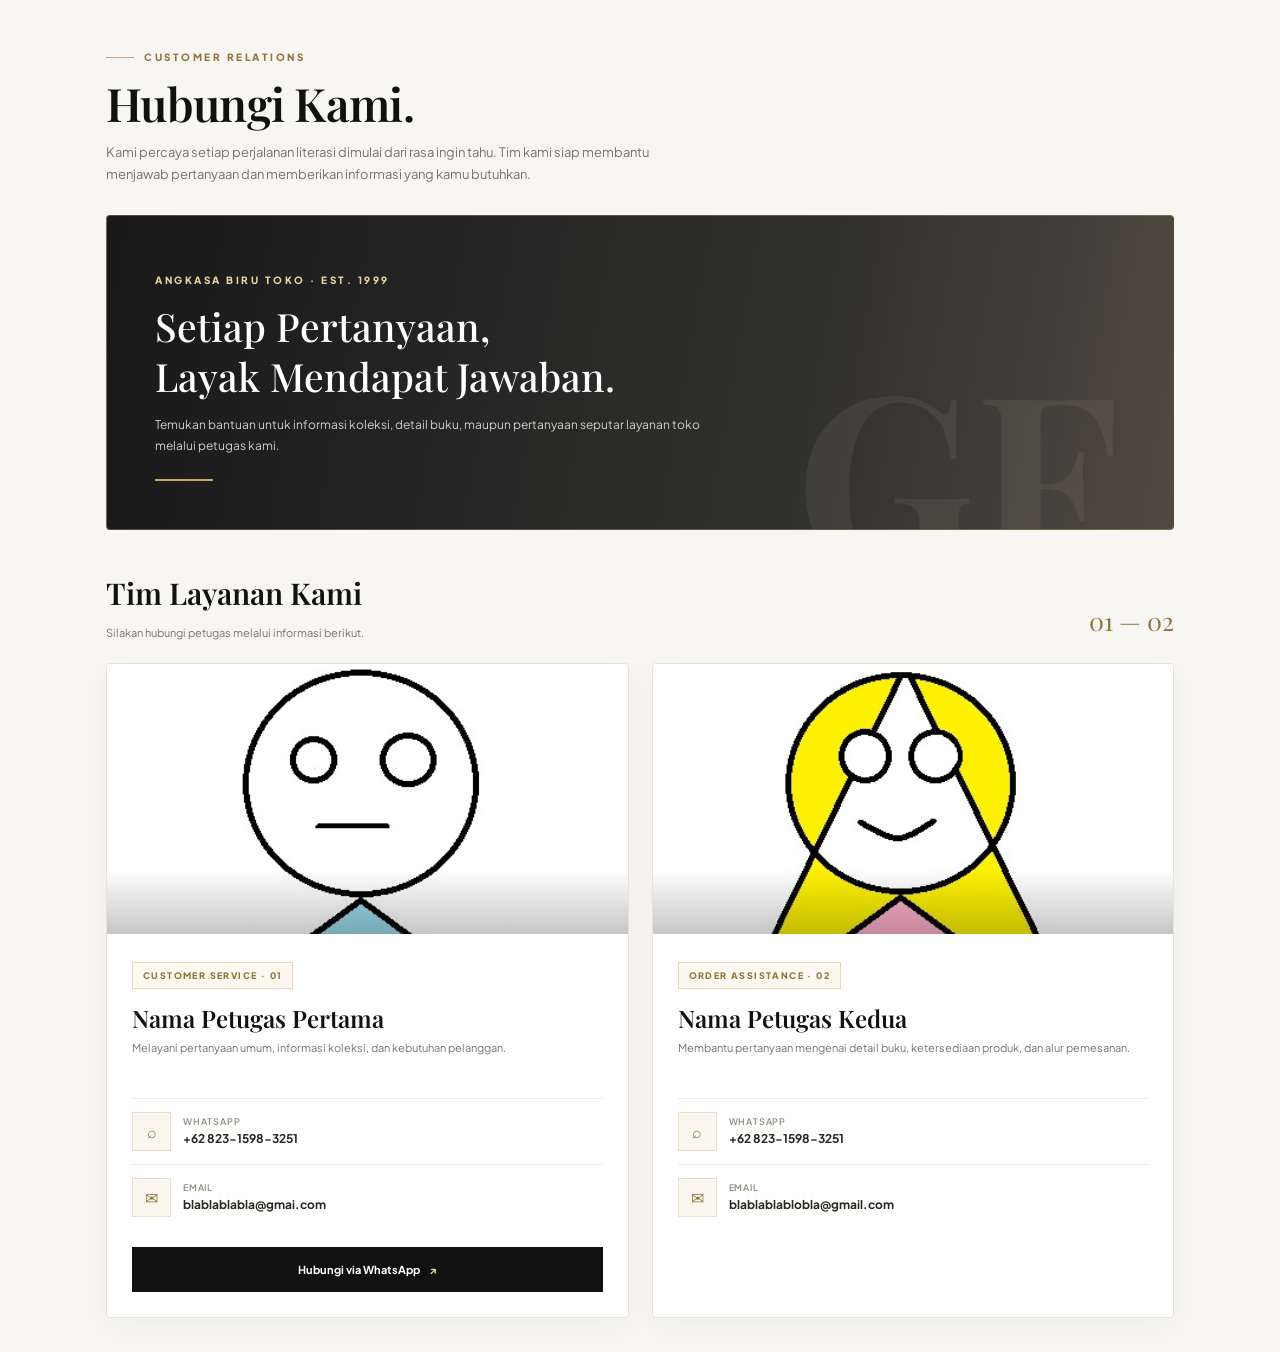
<file: IFrame/CP.html>
<!DOCTYPE html>
<html lang="id">
<head>
    <meta charset="UTF-8">
    <meta name="viewport" content="width=device-width, initial-scale=1.0">
    <title>Contact Person | Angkasa Biru Toko</title>

    <link rel="preconnect" href="https://fonts.googleapis.com">
    <link rel="preconnect" href="https://fonts.gstatic.com" crossorigin>
    <link href="https://fonts.googleapis.com/css2?family=Plus+Jakarta+Sans:wght@400;500;600;700;800&family=Playfair+Display:wght@400;500;600;700&display=swap" rel="stylesheet">

    <style>
        :root {
            --gold: #c5a76a;
            --gold-light: #e4d3a7;
            --gold-dark: #92743b;
            --black: #111111;
            --black-soft: #1c1c1c;
            --ivory: #f7f6f2;
            --white: #ffffff;
            --text: #24231f;
            --muted: #77746c;
            --border: #e7e2d8;
        }

        * {
            box-sizing: border-box;
        }

        html {
            scroll-behavior: smooth;
        }

        body {
            margin: 0;
            background: var(--ivory);
            color: var(--text);
            font-family: 'Plus Jakarta Sans', sans-serif;
            line-height: 1.7;
        }

        a {
            -webkit-tap-highlight-color: transparent;
        }

        .cp-page {
            max-width: 1120px;
            margin: auto;
            padding: 38px 26px 34px;
        }

        /* HEADER */

        .cp-heading {
            margin-bottom: 30px;
        }

        .cp-eyebrow {
            display: inline-flex;
            align-items: center;
            gap: 10px;
            color: var(--gold-dark);
            font-size: 10px;
            font-weight: 800;
            letter-spacing: 2.5px;
            text-transform: uppercase;
        }

        .cp-eyebrow::before {
            content: "";
            display: inline-block;
            width: 28px;
            height: 1px;
            background: var(--gold);
        }

        .cp-heading h1 {
            margin: 10px 0;
            color: var(--black);
            font-family: 'Playfair Display', serif;
            font-size: clamp(32px, 5vw, 46px);
            font-weight: 600;
            line-height: 1.2;
            letter-spacing: -0.7px;
        }

        .cp-heading p {
            max-width: 590px;
            margin: 0;
            color: var(--muted);
            font-size: 13px;
        }

        /* BANNER */

        .cp-banner {
            position: relative;
            isolation: isolate;
            overflow: hidden;
            padding: clamp(28px, 5vw, 48px);
            margin-bottom: 38px;
            border: 1px solid rgba(197, 167, 106, 0.35);
            border-radius: 4px;
            background:
                linear-gradient(
                    100deg,
                    rgba(17, 17, 17, 0.97) 0%,
                    rgba(28, 28, 28, 0.91) 65%,
                    rgba(45, 39, 28, 0.83) 100%
                ),
                url('https://images.unsplash.com/photo-1507842217343-583bb7270b66?auto=format&fit=crop&w=1400&q=85')
                center / cover;
            color: var(--white);
        }

        .cp-banner::after {
            content: "GF";
            position: absolute;
            z-index: -1;
            right: 5%;
            bottom: -65px;
            color: rgba(228, 211, 167, 0.08);
            font-family: 'Playfair Display', serif;
            font-size: clamp(130px, 24vw, 245px);
            font-weight: 700;
            line-height: 1;
            pointer-events: none;
        }

        .banner-label {
            display: inline-block;
            margin-bottom: 13px;
            color: var(--gold-light);
            font-size: 10px;
            font-weight: 800;
            letter-spacing: 2.5px;
        }

        .cp-banner h2 {
            max-width: 650px;
            margin: 0 0 13px;
            font-family: 'Playfair Display', serif;
            font-size: clamp(26px, 4.5vw, 39px);
            font-weight: 500;
            line-height: 1.28;
        }

        .cp-banner p {
            max-width: 550px;
            margin: 0;
            color: #d1cec6;
            font-size: 12px;
        }

        .banner-line {
            width: 58px;
            height: 2px;
            margin-top: 23px;
            background: var(--gold);
        }

        /* SECTION TITLE */

        .cp-section-heading {
            display: flex;
            align-items: end;
            justify-content: space-between;
            gap: 16px;
            margin-bottom: 20px;
        }

        .cp-section-heading h2 {
            margin: 0;
            color: var(--black);
            font-family: 'Playfair Display', serif;
            font-size: clamp(23px, 4vw, 30px);
            font-weight: 600;
        }

        .cp-section-heading p {
            margin: 5px 0 0;
            color: var(--muted);
            font-size: 11px;
        }

        .cp-section-number {
            color: var(--gold-dark);
            font-family: 'Playfair Display', serif;
            font-size: 25px;
        }

        /* CONTACT CARDS */

        .cp-grid {
            display: grid;
            grid-template-columns: repeat(2, minmax(0, 1fr));
            gap: 23px;
        }

        .cp-card {
            overflow: hidden;
            border: 1px solid var(--border);
            border-radius: 4px;
            background: var(--white);
            box-shadow: 0 8px 25px rgba(24, 22, 17, 0.035);
            transition: transform 0.25s ease, box-shadow 0.25s ease;
        }

        .cp-card:hover {
            transform: translateY(-4px);
            box-shadow: 0 15px 34px rgba(24, 22, 17, 0.09);
        }

        .cp-photo {
            position: relative;
            height: 270px;
            overflow: hidden;
            background: #e9e5dc;
        }

        .cp-photo::after {
            content: "";
            position: absolute;
            inset: auto 0 0;
            height: 65px;
            background: linear-gradient(transparent, rgba(17, 17, 17, 0.24));
            pointer-events: none;
        }

        .cp-photo img {
            display: block;
            width: 100%;
            height: 100%;
            object-fit: cover;
            object-position: center 35%;
            transition: transform 0.5s ease;
        }

        .cp-card:hover .cp-photo img {
            transform: scale(1.035);
        }

        .cp-details {
            padding: 25px;
        }

        .cp-role {
            display: inline-block;
            padding: 5px 10px;
            border: 1px solid #e7d9b9;
            background: #fbf8f0;
            color: var(--gold-dark);
            font-size: 9px;
            font-weight: 800;
            letter-spacing: 1.4px;
        }

        .cp-details h3 {
            margin: 13px 0 5px;
            color: var(--black);
            font-family: 'Playfair Display', serif;
            font-size: 24px;
            font-weight: 600;
            line-height: 1.35;
        }

        .cp-description {
            min-height: 40px;
            margin: 0 0 19px;
            color: var(--muted);
            font-size: 11px;
        }

        .cp-contact-row {
            display: flex;
            align-items: center;
            gap: 12px;
            padding: 13px 0;
            border-top: 1px solid #efede7;
        }

        .cp-contact-icon {
            display: flex;
            flex: 0 0 39px;
            align-items: center;
            justify-content: center;
            width: 39px;
            height: 39px;
            border: 1px solid #e9dfca;
            background: #faf7ef;
            color: var(--gold-dark);
            font-size: 16px;
        }

        .cp-contact-text {
            min-width: 0;
        }

        .cp-contact-text span {
            display: block;
            color: #918b7e;
            font-size: 9px;
            font-weight: 600;
            letter-spacing: 0.8px;
            text-transform: uppercase;
        }

        .cp-contact-text strong {
            display: block;
            overflow-wrap: anywhere;
            color: #292720;
            font-size: 12px;
            font-weight: 700;
        }

        /* WHATSAPP BUTTON */

        .cp-button {
            display: flex;
            align-items: center;
            justify-content: center;
            gap: 9px;
            width: 100%;
            min-height: 45px;
            margin-top: 17px;
            padding: 12px 15px;
            border: 1px solid var(--black);
            background: var(--black);
            color: var(--white);
            font-size: 11px;
            font-weight: 700;
            text-align: center;
            text-decoration: none;
            transition: background 0.2s, border-color 0.2s;
        }

        .cp-button:hover {
            border-color: var(--gold-dark);
            background: var(--gold-dark);
        }

        .cp-button span {
            color: var(--gold-light);
        }

        /* SERVICE NOTE */

        .cp-note {
            display: flex;
            align-items: flex-start;
            gap: 15px;
            padding: 22px;
            margin-top: 30px;
            border-left: 3px solid var(--gold);
            background: #efede6;
        }

        .cp-note-icon {
            flex: 0 0 auto;
            color: var(--gold-dark);
            font-size: 21px;
        }

        .cp-note strong {
            display: block;
            margin-bottom: 4px;
            color: var(--black);
            font-size: 12px;
        }

        .cp-note p {
            margin: 0;
            color: #777268;
            font-size: 11px;
        }

        /* FOOTER */

        .cp-footer {
            display: flex;
            align-items: center;
            justify-content: space-between;
            gap: 12px;
            padding-top: 24px;
            margin-top: 25px;
            border-top: 1px solid var(--border);
            color: #918b7e;
            font-size: 9px;
        }

        .cp-footer strong {
            color: var(--gold-dark);
            font-weight: 800;
            letter-spacing: 1px;
        }

        /* RESPONSIVE */

        @media (max-width: 700px) {
            .cp-page {
                padding: 26px 16px 28px;
            }

            .cp-grid {
                grid-template-columns: 1fr;
                gap: 19px;
            }

            .cp-photo {
                height: 290px;
            }

            .cp-details {
                padding: 22px;
            }

            .cp-section-heading {
                align-items: flex-start;
            }

            .cp-section-number {
                font-size: 20px;
            }
        }

        @media (max-width: 420px) {
            .cp-banner {
                padding: 26px 21px;
            }

            .cp-photo {
                height: 245px;
            }

            .cp-footer {
                align-items: flex-start;
                flex-direction: column;
            }
        }

        @media (prefers-reduced-motion: reduce) {
            *,
            *::before,
            *::after {
                scroll-behavior: auto !important;
                transition: none !important;
            }
        }
    </style>
</head>

<body>
    <main class="cp-page">

        <!-- HEADER -->
        <header class="cp-heading">
            <span class="cp-eyebrow">Customer Relations</span>
            <h1>Hubungi Kami.</h1>
            <p>
                Kami percaya setiap perjalanan literasi dimulai dari
                rasa ingin tahu. Tim kami siap membantu menjawab
                pertanyaan dan memberikan informasi yang kamu butuhkan.
            </p>
        </header>

        <!-- BANNER -->
        <section class="cp-banner">
            <span class="banner-label">ANGKASA BIRU TOKO · EST. 1999</span>
            <h2>Setiap Pertanyaan,<br>Layak Mendapat Jawaban.</h2>
            <p>
                Temukan bantuan untuk informasi koleksi, detail buku,
                maupun pertanyaan seputar layanan toko melalui petugas kami.
            </p>
            <div class="banner-line"></div>
        </section>

        <!-- CONTACT PERSON -->
        <section aria-labelledby="contact-title">
            <div class="cp-section-heading">
                <div>
                    <h2 id="contact-title">Tim Layanan Kami</h2>
                    <p>Silakan hubungi petugas melalui informasi berikut.</p>
                </div>
                <span class="cp-section-number">01 — 02</span>
            </div>

            <div class="cp-grid">

                <!-- CONTACT PERSON 1 -->
                <article class="cp-card">
                    <div class="cp-photo">
                        <img
                            src="GAMBAR/orang1.jpg"
                            alt="Foto petugas layanan pertama"
                            onerror="this.onerror=null; this.src='GAMBAR/orang1.png';">
                    </div>

                    <div class="cp-details">
                        <span class="cp-role">CUSTOMER SERVICE · 01</span>
                        <h3>Nama Petugas Pertama</h3>

                        <p class="cp-description">
                            Melayani pertanyaan umum, informasi koleksi,
                            dan kebutuhan pelanggan.
                        </p>

                        <div class="cp-contact-row">
                            <div class="cp-contact-icon" aria-hidden="true">⌕</div>
                            <div class="cp-contact-text">
                                <span>WhatsApp</span>
                                <strong>+62 823-1598-3251</strong>
                            </div>
                        </div>

                        <div class="cp-contact-row">
                            <div class="cp-contact-icon" aria-hidden="true">✉</div>
                            <div class="cp-contact-text">
                                <span>Email</span>
                                <strong>blablablabla@gmai.com</strong>
                            </div>
                        </div>

                        <a
                            class="cp-button"
                            href="https://wa.me/6282315983251"
                            target="_blank"
                            rel="noopener noreferrer">
                            Hubungi via WhatsApp <span>↗</span>
                        </a>
                    </div>
                </article>

                <!-- CONTACT PERSON 2 -->
                <article class="cp-card">
                    <div class="cp-photo">
                        <img
                            src="GAMBAR/orang2.jpg"
                            alt="Foto petugas layanan kedua"
                            onerror="this.onerror=null; this.src='GAMBAR/orang2.png';">
                    </div>

                    <div class="cp-details">
                        <span class="cp-role">ORDER ASSISTANCE · 02</span>
                        <h3>Nama Petugas Kedua</h3>

                        <p class="cp-description">
                            Membantu pertanyaan mengenai detail buku,
                            ketersediaan produk, dan alur pemesanan.
                        </p>

                        <div class="cp-contact-row">
                            <div class="cp-contact-icon" aria-hidden="true">⌕</div>
                            <div class="cp-contact-text">
                                <span>WhatsApp</span>
                                <strong>+62 823-1598-3251</strong>
                            </div>
                        </div>

                        <div class="cp-contact-row">
                            <div class="cp-contact-icon" aria-hidden="true">✉</div>
                            <div class="cp-contact-text">
                                <span>Email</span>
                                <strong>blablablablobla@gmail.com</strong>
                            </div>
                        </div>

                        <a
                            class="cp-button"
                            href="https://wa.me/6282315983251"
                            target="_blank"
                            rel="
</file>
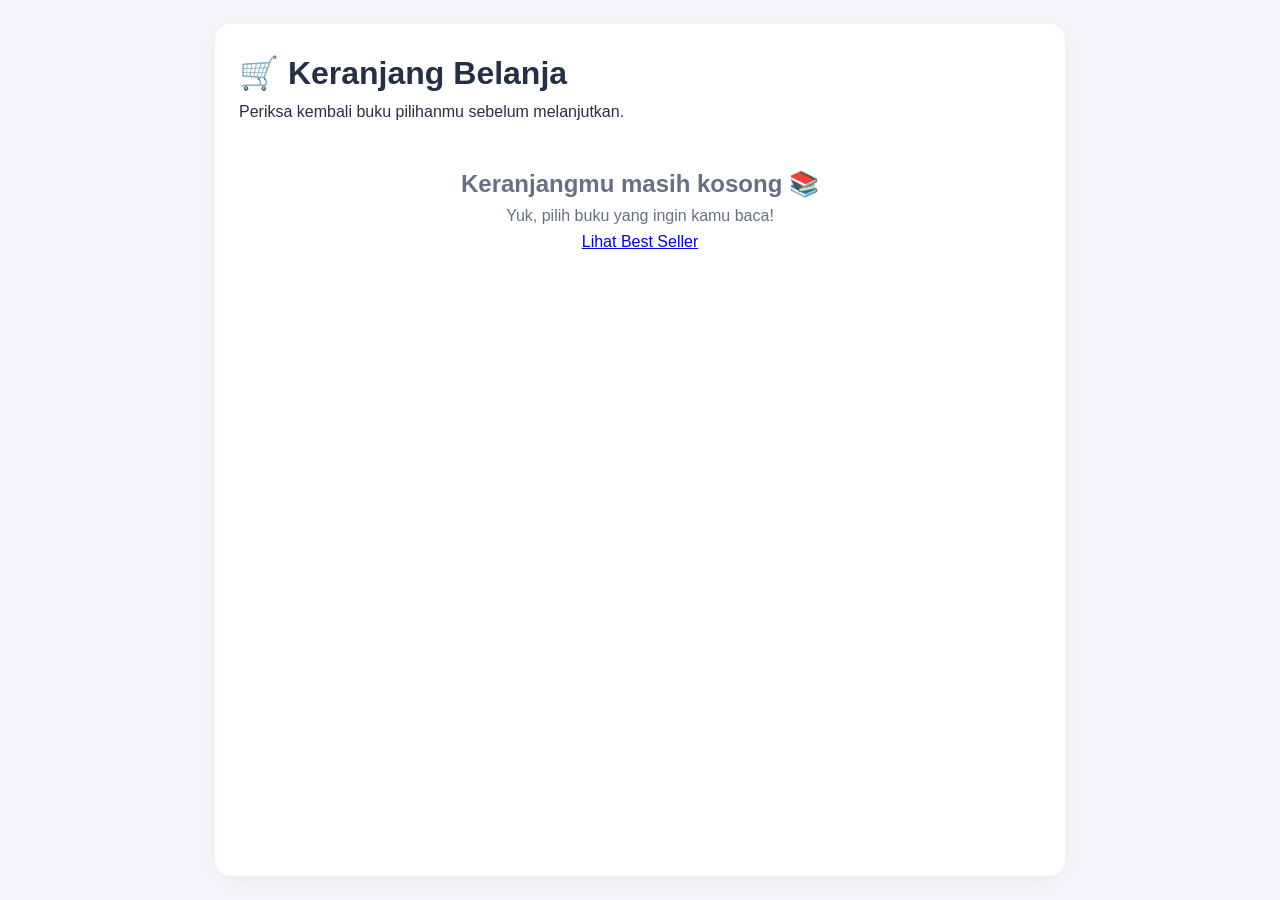
<file: IFrame/Keranjang.html>
<!DOCTYPE html>
<html lang="id">
<head>
    <meta charset="UTF-8">
    <meta name="viewport" content="width=device-width, initial-scale=1.0">
    <title>Keranjang Belanja - Pustaka Utama</title>
    <link rel="stylesheet" href="style.css">
    <style>
        body {
            font-family: 'Plus Jakarta Sans', Arial, sans-serif;
            background: #f5f7fa;
            padding: 24px;
            color: #253047;
        }

        .cart-container {
            max-width: 850px;
            margin: auto;
            background: white;
            padding: 24px;
            border-radius: 16px;
            box-shadow: 0 5px 24px #0000000d;
        }

        .cart-item {
            display: flex;
            align-items: center;
            justify-content: space-between;
            gap: 16px;
            padding: 18px 0;
            border-bottom: 1px solid #e9edf2;
        }

        .cart-item h3 {
            margin: 0 0 8px;
            font-size: 16px;
        }

        .cart-item p {
            margin: 4px 0;
            color: #667085;
        }

        .remove-btn {
            background: #fff0ef;
            color: #c0392b;
            border: none;
            border-radius: 8px;
            padding: 9px 12px;
            cursor: pointer;
        }

        .cart-total {
            margin-top: 24px;
            text-align: right;
        }

        .cart-total h2 {
            color: #087f5b;
        }

        .cart-actions {
            display: flex;
            justify-content: space-between;
            gap: 12px;
            flex-wrap: wrap;
            margin-top: 20px;
        }

        .cart-actions a,
        .cart-actions button {
            display: inline-block;
            padding: 12px 16px;
            border-radius: 9px;
            border: none;
            text-decoration: none;
            font: inherit;
            font-weight: 700;
            cursor: pointer;
        }

        .continue-btn {
            background: #eef2f6;
            color: #253047;
        }

        .checkout-btn {
            background: #087f5b;
            color: white;
        }

        .empty-cart {
            padding: 40px 10px;
            text-align: center;
            color: #667085;
        }

        @media (max-width: 500px) {
            body { padding: 10px; }
            .cart-container { padding: 16px; }
            .cart-item { align-items: flex-start; }
        }
    </style>
</head>
<body>
    <main class="cart-container">
        <h1>🛒 Keranjang Belanja</h1>
        <p>Periksa kembali buku pilihanmu sebelum melanjutkan.</p>

        <div id="cartItems"></div>

        <section id="cartSummary" hidden>
            <div class="cart-total">
                <p id="itemCount"></p>
                <h2 id="totalPrice"></h2>
            </div>

            <div class="cart-actions">
                <a href="BukuNovel.html" target="konten"
                   class="continue-btn">
                    ← Lanjut Belanja
                </a>

                <button class="checkout-btn" onclick="checkout()">
                    Lanjut ke Pembayaran →
                </button>
            </div>
        </section>
    </main>

    <script>
        const CART_KEY = "pustakaUtamaCart";

        function getCart() {
            try {
                return JSON.parse(localStorage.getItem(CART_KEY)) || [];
            } catch (error) {
                return [];
            }
        }

        function rupiah(value) {
            return new Intl.NumberFormat("id-ID", {
                style: "currency",
                currency: "IDR",
                maximumFractionDigits: 0
            }).format(value);
        }

        function renderCart() {
            const cart = getCart();
            const container = document.getElementById("cartItems");
            const summary = document.getElementById("cartSummary");

            container.replaceChildren();

            if (!cart.length) {
                const empty = document.createElement("div");
                empty.className = "empty-cart";
                empty.innerHTML =
                    "<h2>Keranjangmu masih kosong 📚</h2>" +
                    "<p>Yuk, pilih buku yang ingin kamu baca!</p>" +
                    '<a href="BestSeller.html" target="konten">Lihat Best Seller</a>';

                container.appendChild(empty);
                summary.hidden = true;
                return;
            }

            let total = 0;
            let quantity = 0;

            cart.forEach((item, index) => {
                const subtotal = item.price * item.qty;
                total += subtotal;
                quantity += item.qty;

                const row = document.createElement("div");
                row.className = "cart-item";

                const info = document.createElement("div");
                const title = document.createElement("h3");
                const price = document.createElement("p");
                const qty = document.createElement("p");

                title.textContent = item.title;
                price.textContent = rupiah(item.price) + " / buku";
                qty.textContent = "Jumlah: " + item.qty +
                    " · Subtotal: " + rupiah(subtotal);

                info.append(title, price, qty);

                const remove = document.createElement("button");
                remove.className = "remove-btn";
                remove.textContent = "Hapus";
                remove.type = "button";
                remove.addEventListener("click", () => removeItem(index));

                row.append(info, remove);
                container.appendChild(row);
            });

            document.getElementById("itemCount").textContent =
                "Total " + quantity + " buku";
            document.getElementById("totalPrice").textContent =
                "Total: " + rupiah(total);

            summary.hidden = false;
        }

        function removeItem(index) {
            const cart = getCart();
            cart.splice(index, 1);
            localStorage.setItem(CART_KEY, JSON.stringify(cart));
            renderCart();
        }

        function checkout() {
            const cart = getCart();

            if (!cart.length) {
                alert("Keranjang masih kosong.");
                return;
            }

            const total = cart.reduce(
                (sum, item) => sum + item.price * item.qty, 0
            );

            const titles = cart.map(item =>
                item.title + " (" + item.qty + " buku)"
            ).join(", ");

            const params = new URLSearchParams({
                title: titles,
                price: String(total)
            });

            // Memuat halaman pembayaran pada iframe utama
            window.parent.location.href =
                "Pembayaran.html?" + params.toString();
        }

        window.addEventListener("storage", renderCart);
        renderCart();
    </script>
</body>
</html>
</file>
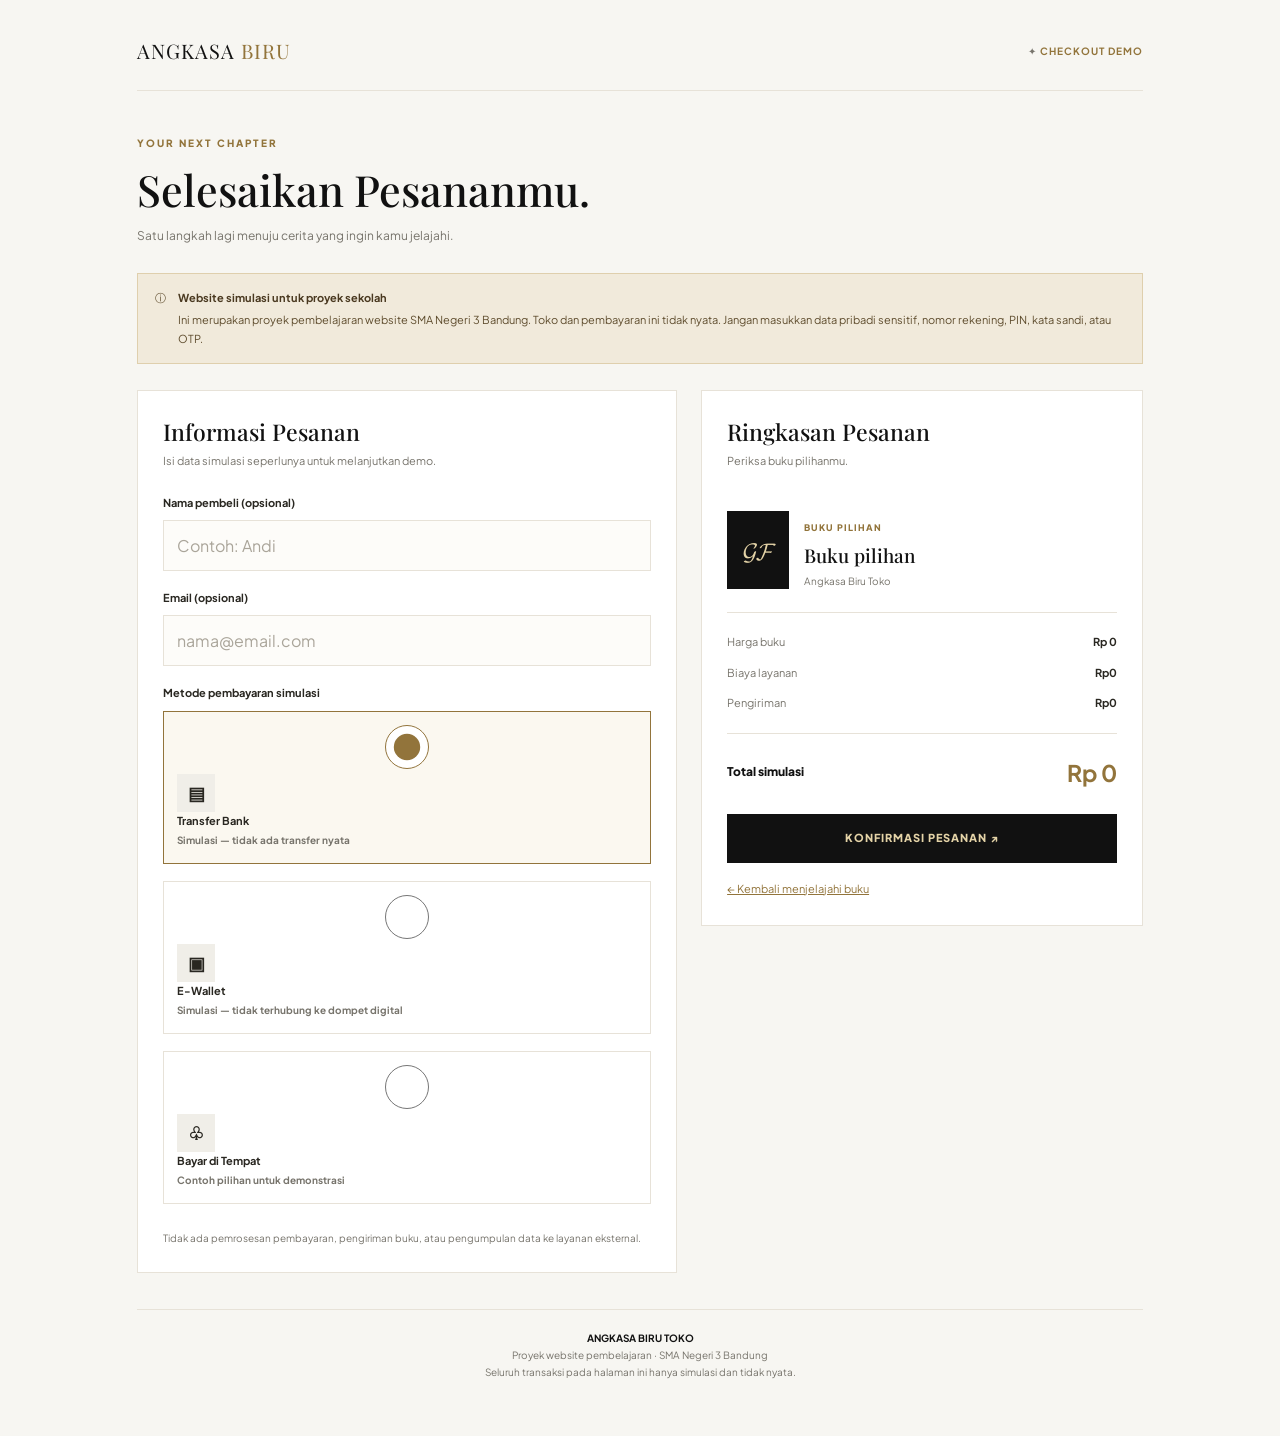
<file: IFrame/Pembayaran.html>
<!DOCTYPE html>
<html lang="id">
<head>
<meta charset="UTF-8">
<meta name="viewport" content="width=device-width, initial-scale=1.0">
<title>Checkout | Angkasa Biru Toko</title>

<link rel="preconnect" href="https://fonts.googleapis.com">
<link rel="preconnect" href="https://fonts.gstatic.com" crossorigin>
<link href="https://fonts.googleapis.com/css2?family=Plus+Jakarta+Sans:wght@400;500;600;700;800&family=Playfair+Display:wght@400;500;600&display=swap" rel="stylesheet">

<style>
:root {
    --black: #111111;
    --black-soft: #1c1c1c;
    --gold: #c5a76a;
    --gold-dark: #92743b;
    --gold-light: #e4d3a7;
    --ivory: #f7f6f2;
    --white: #fff;
    --text: #292721;
    --muted: #77746c;
    --border: #e7e2d8;
}

* {
    box-sizing: border-box;
    margin: 0;
    padding: 0;
}

body {
    font-family: "Plus Jakarta Sans", sans-serif;
    background: var(--ivory);
    color: var(--text);
    line-height: 1.7;
}

button, input {
    font: inherit;
}

.page {
    max-width: 1050px;
    margin: auto;
    padding: 34px 22px 55px;
}

.topline {
    display: flex;
    justify-content: space-between;
    align-items: center;
    gap: 15px;
    padding-bottom: 22px;
    border-bottom: 1px solid var(--border);
}

.brand {
    color: var(--black);
    font-family: "Playfair Display", Georgia, serif;
    font-size: 20px;
    letter-spacing: 1px;
}

.brand span {
    color: var(--gold-dark);
}

.secure-label {
    color: var(--muted);
    font-size: 10px;
    letter-spacing: 1px;
}

.secure-label b {
    color: var(--gold-dark);
}

.heading {
    padding: 36px 0 27px;
}

.eyebrow {
    color: var(--gold-dark);
    font-size: 10px;
    font-weight: 800;
    letter-spacing: 2px;
    text-transform: uppercase;
}

.heading h1 {
    color: var(--black);
    font: 500 clamp(30px, 5vw, 43px)/1.25 "Playfair Display", Georgia, serif;
    margin-top: 9px;
}

.heading p {
    color: var(--muted);
    font-size: 12px;
    margin-top: 9px;
}

.demo-notice {
    display: flex;
    align-items: flex-start;
    gap: 12px;
    background: #f1eadb;
    border: 1px solid #dfcfad;
    padding: 15px 17px;
    margin-bottom: 26px;
    font-size: 11px;
    color: #5f4d2e;
}

.demo-notice strong {
    display: block;
    margin-bottom: 3px;
    color: #4a3920;
}

.checkout-grid {
    display: grid;
    grid-template-columns: 1.1fr .9fr;
    gap: 24px;
    align-items: start;
}

.panel {
    background: var(--white);
    border: 1px solid var(--border);
    padding: 25px;
}

.panel h2 {
    font: 500 23px/1.35 "Playfair Display", Georgia, serif;
    color: var(--black);
    margin-bottom: 5px;
}

.panel-subtitle {
    font-size: 11px;
    color: var(--muted);
    margin-bottom: 23px;
}

.field {
    margin-bottom: 18px;
}

.field label {
    display: block;
    font-size: 11px;
    font-weight: 700;
    color: var(--text);
    margin-bottom: 7px;
}

.field input {
    width: 100%;
    min-height: 44px;
    padding: 11px 13px;
    background: #fdfcf9;
    color: var(--text);
    border: 1px solid var(--border);
    outline: none;
    border-radius: 0;
}

.field input:focus {
    border-color: var(--gold-dark);
    box-shadow: 0 0 0 2px rgba(197,167,106,.13);
}

.field input::placeholder {
    color: #aaa59a;
}

.payment-options {
    display: grid;
    gap: 10px;
    margin-top: 8px;
}

.payment-option {
    display: flex;
    align-items: center;
    gap: 12px;
    border: 1px solid var(--border);
    padding: 13px;
    cursor: pointer;
    transition: .2s ease;
}

.payment-option:has(input:checked) {
    border-color: var(--gold-dark);
    background: #fbf8f0;
}

.payment-option input {
    accent-color: var(--gold-dark);
}

.method-icon {
    width: 38px;
    height: 38px;
    display: grid;
    place-items: center;
    background: #f0eee8;
    font-size: 18px;
}

.method-text strong {
    display: block;
    font-size: 11px;
}

.method-text span {
    color: var(--muted);
    font-size: 10px;
}

.summary-product {
    display: flex;
    align-items: flex-start;
    gap: 15px;
    padding: 17px 0 22px;
    border-bottom: 1px solid var(--border);
}

.book-symbol {
    display: grid;
    place-items: center;
    flex-shrink: 0;
    width: 62px;
    height: 78px;
    background: var(--black);
    color: var(--gold-light);
    font-size: 25px;
}

.product-info {
    min-width: 0;
}

.product-info small {
    color: var(--gold-dark);
    font-size: 9px;
    font-weight: 800;
    letter-spacing: 1px;
    text-transform: uppercase;
}

.product-info h3 {
    color: var(--black);
    font: 500 19px/1.4 "Playfair Display", Georgia, serif;
    overflow-wrap: anywhere;
    margin: 4px 0;
}

.product-info p {
    color: var(--muted);
    font-size: 10px;
}

.price-rows {
    display: grid;
    gap: 12px;
    padding: 20px 0;
}

.price-row {
    display: flex;
    justify-content: space-between;
    gap: 12px;
    font-size: 11px;
}

.price-row span:first-child {
    color: var(--muted);
}

.price-row strong {
    color: var(--text);
    text-align: right;
}

.total-row {
    display: flex;
    align-items: center;
    justify-content: space-between;
    gap: 12px;
    border-top: 1px solid var(--border);
    padding-top: 19px;
}

.total-row span {
    color: var(--black);
    font-size: 12px;
    font-weight: 800;
}

.total-row strong {
    color: var(--gold-dark);
    font-size: 23px;
}

.disclaimer {
    color: var(--muted);
    font-size: 10px;
    line-height: 1.8;
    margin-top: 18px;
}

.pay-button {
    display: block;
    width: 100%;
    padding: 14px;
    margin-top: 22px;
    background: var(--black);
    color: var(--gold-light);
    border: 1px solid var(--black);
    font-size: 11px;
    font-weight: 800;
    letter-spacing: 1px;
    cursor: pointer;
    transition: .25s ease;
}

.pay-button:hover {
    background: var(--gold-dark);
    border-color: var(--gold-dark);
    color: white;
}

.back-link {
    display: inline-block;
    color: var(--gold-dark);
    font-size: 11px;
    margin-top: 17px;
}

.back-link:hover {
    text-decoration: underline;
}

.footer-note {
    text-align: center;
    color: var(--muted);
    font-size: 10px;
    margin-top: 36px;
    padding-top: 20px;
    border-top: 1px solid var(--border);
}

.footer-note strong {
    color: var(--black);
}

@media (max-width: 720px) {
    .checkout-grid {
        grid-template-columns: 1fr;
    }

    .page {
        padding: 22px 15px 35px;
    }

    .panel {
        padding: 20px;
    }

    .secure-label {
        text-align: right;
    }
}
</style>
</head>

<body>
<div class="page">

    <header class="topline">
        <div class="brand">ANGKASA <span>BIRU</span></div>
        <div class="secure-label">✦ <b>CHECKOUT DEMO</b></div>
    </header>

    <section class="heading">
        <span class="eyebrow">YOUR NEXT CHAPTER</span>
        <h1>Selesaikan Pesananmu.</h1>
        <p>Satu langkah lagi menuju cerita yang ingin kamu jelajahi.</p>
    </section>

    <div class="demo-notice">
        <div>ⓘ</div>
        <div>
            <strong>Website simulasi untuk proyek sekolah</strong>
            Ini merupakan proyek pembelajaran website SMA Negeri 3 Bandung.
            Toko dan pembayaran ini tidak nyata. Jangan masukkan data pribadi
            sensitif, nomor rekening, PIN, kata sandi, atau OTP.
        </div>
    </div>

    <form id="checkoutForm">
        <div class="checkout-grid">

            <section class="panel">
                <h2>Informasi Pesanan</h2>
                <p class="panel-subtitle">
                    Isi data simulasi seperlunya untuk melanjutkan demo.
                </p>

                <div class="field">
                    <label for="nama">Nama pembeli (opsional)</label>
                    <input id="nama" name="nama" type="text"
                           placeholder="Contoh: Andi" maxlength="60">
                </div>

                <div class="field">
                    <label for="email">Email (opsional)</label>
                    <input id="email" name="email" type="email"
                           placeholder="nama@email.com" maxlength="100">
                </div>

                <div class="field">
                    <label>Metode pembayaran simulasi</label>
                    <div class="payment-options">

                        <label class="payment-option">
                            <input type="radio" name="metode"
                                   value="Transfer bank (simulasi)" checked>
                            <span class="method-icon">▤</span>
                            <span class="method-text">
                                <strong>Transfer Bank</strong>
                                <span>Simulasi — tidak ada transfer nyata</span>
                            </span>
                        </label>

                        <label class="payment-option">
                            <input type="radio" name="metode"
                                   value="E-wallet (simulasi)">
                            <span class="method-icon">▣</span>
                            <span class="method-text">
                                <strong>E-Wallet</strong>
                                <span>Simulasi — tidak terhubung ke dompet digital</span>
                            </span>
                        </label>

                        <label class="payment-option">
                            <input type="radio" name="metode"
                                   value="Bayar di tempat (simulasi)">
                            <span class="method-icon">♧</span>
                            <span class="method-text">
                                <strong>Bayar di Tempat</strong>
                                <span>Contoh pilihan untuk demonstrasi</span>
                            </span>
                        </label>

                    </div>
                </div>

                <p class="disclaimer">
                    Tidak ada pemrosesan pembayaran, pengiriman buku,
                    atau pengumpulan data ke layanan eksternal.
                </p>
            </section>

            <aside class="panel">
                <h2>Ringkasan Pesanan</h2>
                <p class="panel-subtitle">Periksa buku pilihanmu.</p>

                <div class="summary-product">
                    <div class="book-symbol">𝓖𝓕</div>
                    <div class="product-info">
                        <small>Buku pilihan</small>
                        <h3 id="productName">Memuat pesanan...</h3>
                        <p>Angkasa Biru Toko</p>
                    </div>
                </div>

                <div class="price-rows">
                    <div class="price-row">
                        <span>Harga buku</span>
                        <strong id="bookPrice">Rp0</strong>
                    </div>
                    <div class="price-row">
                        <span>Biaya layanan</span>
                        <strong>Rp0</strong>
                    </div>
                    <div class="price-row">
                        <span>Pengiriman</span>
                        <strong>Rp0</strong>
                    </div>
                </div>

                <div class="total-row">
                    <span>Total simulasi</span>
                    <strong id="totalPrice">Rp0</strong>
                </div>

                <button class="pay-button" type="submit">
                    KONFIRMASI PESANAN ↗
                </button>

                <a href="Home.html" target="konten" class="back-link">
                    ← Kembali menjelajahi buku
                </a>
            </aside>

        </div>
    </form>

    <footer class="footer-note">
        <strong>ANGKASA BIRU TOKO</strong><br>
        Proyek website pembelajaran · SMA Negeri 3 Bandung<br>
        Seluruh transaksi pada halaman ini hanya simulasi dan tidak nyata.
    </footer>

</div>

<script>
const params = new URLSearchParams(window.location.search);

const title = params.get("title") || "Buku pilihan";
const parsedPrice = Number(params.get("price"));
const price = Number.isSafeInteger(parsedPrice) &&
              parsedPrice > 0 &&
              parsedPrice <= 100000000
              ? parsedPrice : 0;

function formatRupiah(value) {
    return new Intl.NumberFormat("id-ID", {
        style: "currency",
        currency: "IDR",
        maximumFractionDigits: 0
    }).format(value);
}

document.getElementById("productName").textContent = title;
document.getElementById("bookPrice").textContent = formatRupiah(price);
document.getElementById("totalPrice").textContent = formatRupiah(price);

document.getElementById("checkoutForm").addEventListener("submit", function(event) {
    event.preventDefault();

    if (price <= 0) {
        alert("Harga buku tidak valid. Silakan kembali dan pilih buku dari katalog.");
        return;
    }

    const order = {
        title: title,
        price: price,
        method: document.querySelector('input[name="metode"]:checked').value
    };

    // Hanya meneruskan informasi demo melalui URL.
    // Tidak mengirim data ke server atau memproses uang.
    const next = new URLSearchParams({
        title: order.title,
        price: String(order.price),
        method: order.method
    });

    window.location.href = "PesananBerhasil.html?" + next.toString();
});
</script>

</body>
</html>
</file>
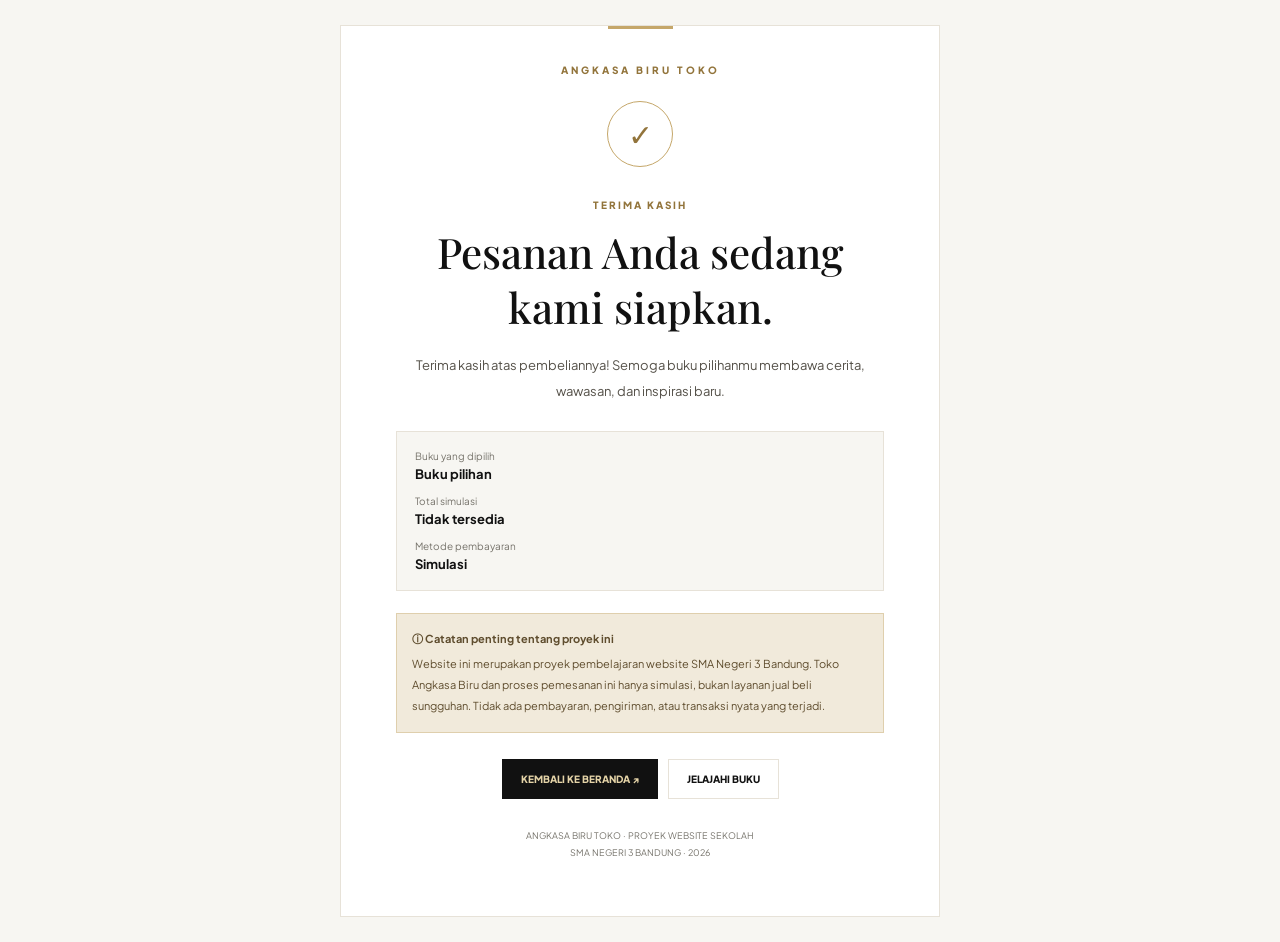
<file: IFrame/PesananBerhasil.html>
<!DOCTYPE html>
<html lang="id">
<head>
<meta charset="UTF-8">
<meta name="viewport" content="width=device-width, initial-scale=1.0">
<title>Pesanan Berhasil | Angkasa Biru Toko</title>

<link rel="preconnect" href="https://fonts.googleapis.com">
<link href="https://fonts.googleapis.com/css2?family=Plus+Jakarta+Sans:wght@400;500;600;700;800&family=Playfair+Display:wght@400;500;600&display=swap" rel="stylesheet">

<style>
:root {
    --black: #111;
    --gold: #c5a76a;
    --gold-dark: #92743b;
    --gold-light: #e4d3a7;
    --ivory: #f7f6f2;
    --white: #fff;
    --muted: #77746c;
    --border: #e7e2d8;
}

* {
    box-sizing: border-box;
    margin: 0;
    padding: 0;
}

body {
    min-height: 100vh;
    display: grid;
    place-items: center;
    padding: 25px;
    background: var(--ivory);
    color: var(--black);
    font-family: "Plus Jakarta Sans", sans-serif;
}

.success-card {
    width: min(600px, 100%);
    padding: clamp(28px, 6vw, 55px);
    background: var(--white);
    border: 1px solid var(--border);
    text-align: center;
    position: relative;
}

.success-card::before {
    content: "";
    display: block;
    width: 65px;
    height: 3px;
    margin: -55px auto 35px;
    background: var(--gold);
}

.brand {
    color: var(--gold-dark);
    font-size: 10px;
    font-weight: 800;
    letter-spacing: 3px;
}

.checkmark {
    width: 66px;
    height: 66px;
    display: grid;
    place-items: center;
    margin: 25px auto;
    border: 1px solid var(--gold);
    border-radius: 50%;
    color: var(--gold-dark);
    font-size: 30px;
}

.eyebrow {
    color: var(--gold-dark);
    font-size: 10px;
    font-weight: 800;
    letter-spacing: 2px;
}

h1 {
    font: 500 clamp(29px, 5vw, 42px)/1.3 "Playfair Display", Georgia, serif;
    margin: 12px 0 18px;
}

.message {
    color: #555149;
    font-size: 13px;
    line-height: 2;
}

.order-summary {
    text-align: left;
    margin-top: 27px;
    padding: 18px;
    background: var(--ivory);
    border: 1px solid var(--border);
}

.order-summary span {
    display: block;
    color: var(--muted);
    font-size: 10px;
    margin-bottom: 4px;
}

.order-summary strong {
    display: block;
    font-size: 13px;
    overflow-wrap: anywhere;
}

.notice {
    margin-top: 22px;
    padding: 15px;
    background: #f1eadb;
    border: 1px solid #dfcfad;
    color: #5f4d2e;
    font-size: 11px;
    line-height: 1.9;
    text-align: left;
}

.notice strong {
    display: block;
    margin-bottom: 4px;
}

.actions {
    display: flex;
    justify-content: center;
    flex-wrap: wrap;
    gap: 10px;
    margin-top: 26px;
}

.btn {
    display: inline-block;
    padding: 13px 18px;
    font-size: 10px;
    font-weight: 800;
    text-decoration: none;
    transition: .2s ease;
}

.btn-primary {
    background: var(--black);
    border: 1px solid var(--black);
    color: var(--gold-light);
}

.btn-primary:hover {
    background: var(--gold-dark);
    border-color: var(--gold-dark);
}

.btn-secondary {
    border: 1px solid var(--border);
    color: var(--black);
    background: white;
}

.btn-secondary:hover {
    border-color: var(--gold);
}

.footer {
    color: var(--muted);
    font-size: 9px;
    margin-top: 28px;
    line-height: 1.9;
}
</style>
</head>

<body>
<main class="success-card">
    <div class="brand">ANGKASA BIRU TOKO</div>

    <div class="checkmark" aria-hidden="true">✓</div>

    <span class="eyebrow">TERIMA KASIH</span>

    <h1>Pesanan Anda sedang kami siapkan.</h1>

    <p class="message">
        Terima kasih atas pembeliannya! Semoga buku pilihanmu
        membawa cerita, wawasan, dan inspirasi baru.
    </p>

    <section class="order-summary">
        <span>Buku yang dipilih</span>
        <strong id="orderTitle">Buku pilihan</strong>

        <span style="margin-top:13px;">Total simulasi</span>
        <strong id="orderPrice">Rp0</strong>

        <span style="margin-top:13px;">Metode pembayaran</span>
        <strong id="orderMethod">Simulasi</strong>
    </section>

    <div class="notice">
        <strong>ⓘ Catatan penting tentang proyek ini</strong>
        Website ini merupakan proyek pembelajaran website
        SMA Negeri 3 Bandung. Toko Angkasa Biru dan proses pemesanan
        ini hanya simulasi, bukan layanan jual beli sungguhan.
        Tidak ada pembayaran, pengiriman, atau transaksi nyata yang terjadi.
    </div>

    <div class="actions">
        <a href="Home.html" target="konten" class="btn btn-primary">
            KEMBALI KE BERANDA ↗
        </a>
        <a href="BestSeller.html" target="konten" class="btn btn-secondary">
            JELAJAHI BUKU
        </a>
    </div>

    <footer class="footer">
        ANGKASA BIRU TOKO · PROYEK WEBSITE SEKOLAH<br>
        SMA NEGERI 3 BANDUNG · 2026
    </footer>
</main>

<script>
const params = new URLSearchParams(window.location.search);

document.getElementById("orderTitle").textContent =
    params.get("title") || "Buku pilihan";

const price = Number(params.get("price"));
document.getElementById("orderPrice").textContent =
    Number.isSafeInteger(price) && price > 0
        ? new Intl.NumberFormat("id-ID", {
            style: "currency",
            currency: "IDR",
            maximumFractionDigits: 0
          }).format(price)
        : "Tidak tersedia";

document.getElementById("orderMethod").textContent =
    params.get("method") || "Simulasi";
</script>
</body>
</html>
</file>
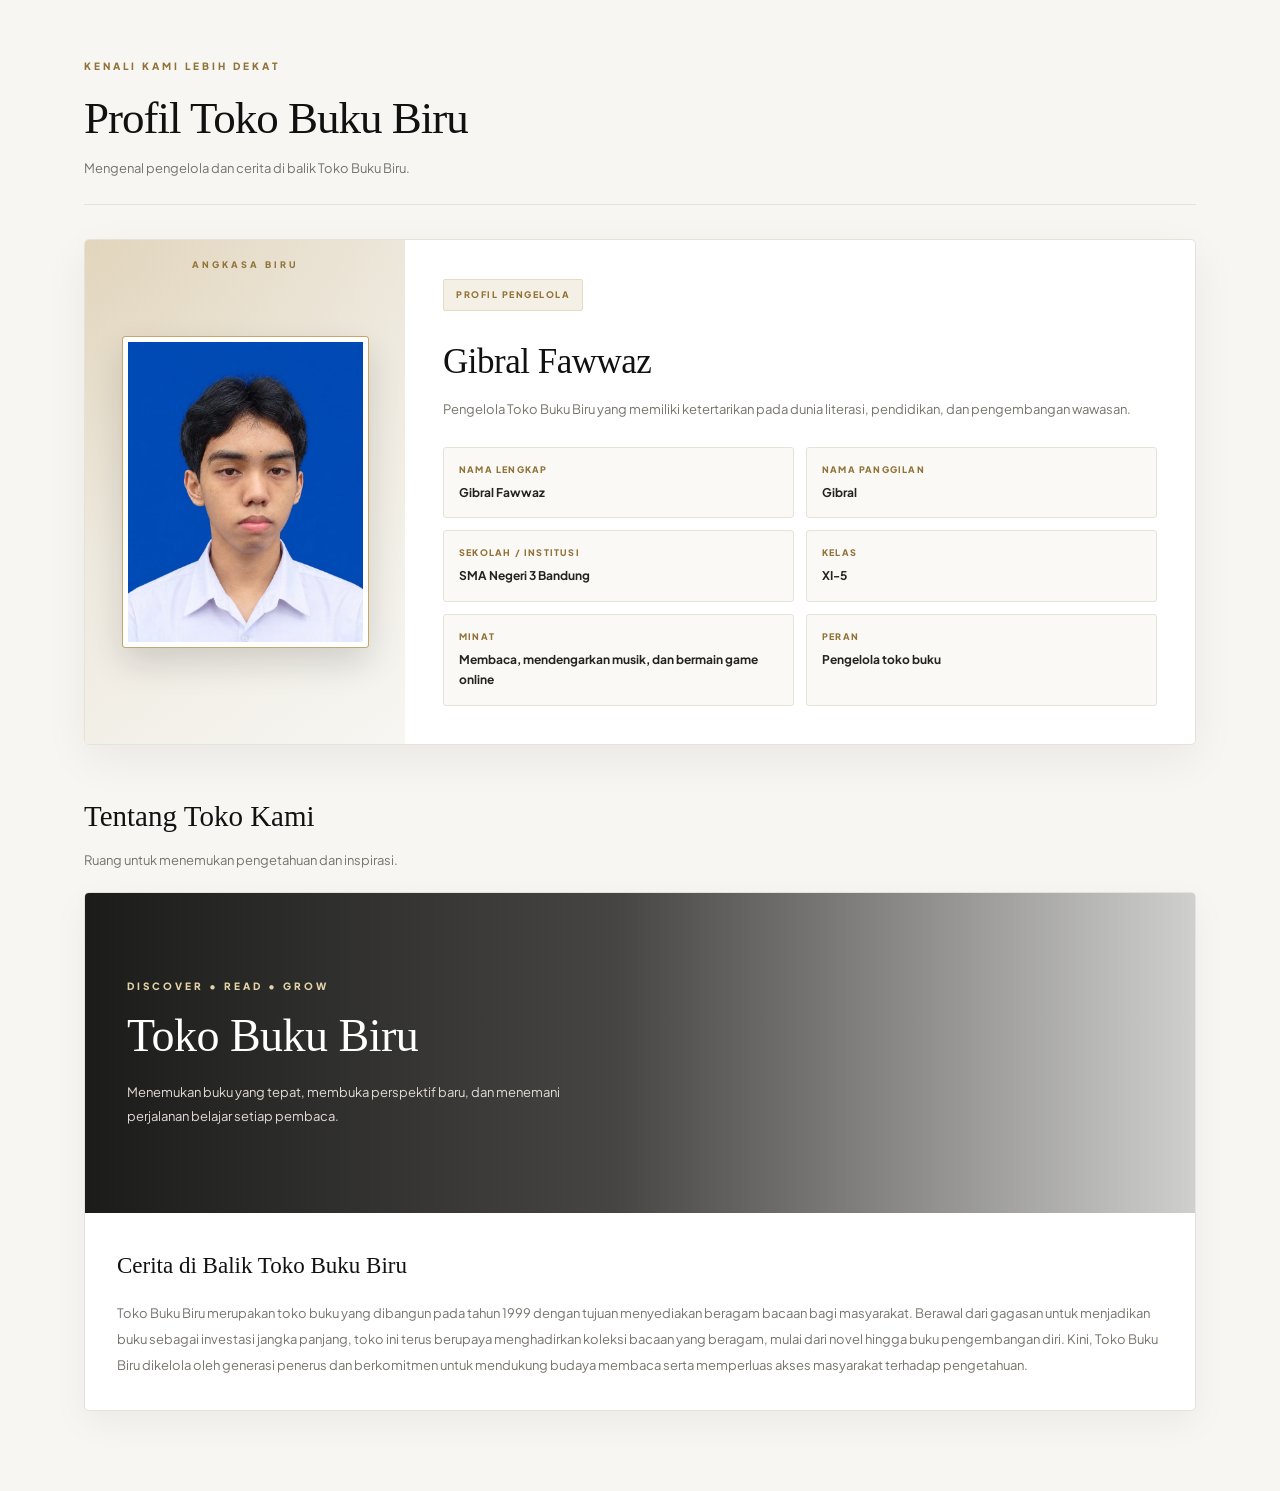
<file: IFrame/Profile.html>
<!DOCTYPE html>
<html lang="id">
<head>
    <meta charset="UTF-8">
    <meta name="viewport" content="width=device-width, initial-scale=1.0">
    <title>Profil - Toko Buku Biru</title>

    <link rel="preconnect" href="https://fonts.googleapis.com">
    <link rel="preconnect" href="https://fonts.gstatic.com" crossorigin>
    <link href="https://fonts.googleapis.com/css2?family=Plus+Jakarta+Sans:wght@400;500;600;700;800&display=swap" rel="stylesheet">

    <style>
        * {
            box-sizing: border-box;
        }

        body {
            margin: 0;
            font-family: 'Plus Jakarta Sans', sans-serif;
            background: #f4f7fc;
            color: #243750;
            line-height: 1.7;
        }

        .profile-page {
            max-width: 1100px;
            margin: auto;
            padding: 30px 22px 45px;
        }

        /* Judul halaman */
        .page-heading {
            margin-bottom: 25px;
        }

        .eyebrow {
            color: #3975b9;
            font-size: 11px;
            font-weight: 800;
            letter-spacing: 2px;
            text-transform: uppercase;
        }

        .page-heading h1 {
            color: #183b65;
            font-size: clamp(27px, 5vw, 38px);
            line-height: 1.25;
            margin: 8px 0;
        }

        .page-heading p {
            color: #6b7d93;
            font-size: 14px;
            margin: 0;
        }

        /* Kartu biodata */
        .profile-card {
            display: grid;
            grid-template-columns: 280px 1fr;
            background: white;
            border: 1px solid #e5ebf3;
            border-radius: 20px;
            overflow: hidden;
            box-shadow: 0 12px 35px rgba(24, 59, 101, 0.07);
            margin-bottom: 30px;
        }

        .profile-photo {
            background: #e7f0fc;
            min-height: 340px;
            display: flex;
            align-items: center;
            justify-content: center;
            padding: 22px;
        }

        .profile-photo img {
            display: block;
            width: 100%;
            max-width: 240px;
            height: 300px;
            object-fit: cover;
            object-position: center top;
            border-radius: 15px;
            border: 4px solid white;
            box-shadow: 0 8px 24px rgba(24, 59, 101, 0.15);
        }

        .profile-info {
            padding: 32px;
            align-self: center;
        }

        .profile-label {
            display: inline-block;
            padding: 6px 12px;
            border-radius: 20px;
            background: #eaf3ff;
            color: #285c96;
            font-size: 11px;
            font-weight: 800;
            margin-bottom: 12px;
        }

        .profile-info h2 {
            color: #183b65;
            font-size: 27px;
            line-height: 1.3;
            margin: 0 0 10px;
        }

        .profile-description {
            color: #62758d;
            font-size: 13px;
            margin: 0 0 22px;
        }

        .bio-list {
            display: grid;
            grid-template-columns: 1fr 1fr;
            gap: 14px;
        }

        .bio-item {
            padding: 12px 14px;
            border-radius: 12px;
            background: #f6f9fd;
            border: 1px solid #edf1f7;
            overflow-wrap: anywhere;
        }

        .bio-item span {
            display: block;
            color: #8291a5;
            font-size: 10px;
            font-weight: 700;
            text-transform: uppercase;
            letter-spacing: 0.7px;
            margin-bottom: 3px;
        }

        .bio-item strong {
            display: block;
            color: #284668;
            font-size: 12px;
        }

        /* Tentang toko */
        .section-title {
            margin-bottom: 16px;
        }

        .section-title h2 {
            color: #183b65;
            font-size: 23px;
            margin: 0 0 5px;
        }

        .section-title p {
            color: #718198;
            font-size: 13px;
            margin: 0;
        }

        .store-card {
            background: white;
            border: 1px solid #e5ebf3;
            border-radius: 20px;
            overflow: hidden;
            box-shadow: 0 10px 30px rgba(24, 59, 101, 0.05);
            margin-bottom: 28px;
        }

        .store-banner {
            position: relative;
            min-height: 260px;
            background-image:
                linear-gradient(
                    90deg,
                    rgba(12, 36, 65, 0.88),
                    rgba(12, 36, 65, 0.2)
                ),
                url('https://images.unsplash.com/photo-1521587760476-6c12a4b040da?auto=format&fit=crop&w=1400&q=85');
            background-position: center;
            background-size: cover;
            display: flex;
            align-items: center;
            padding: 32px;
        }

        .store-banner-content {
            max-width: 500px;
            color: white;
        }

        .store-banner-content span {
            display: block;
            font-size: 10px;
            letter-spacing: 2px;
            font-weight: 800;
            color: #c8e1ff;
            margin-bottom: 8px;
        }

        .store-banner-content h2 {
            font-size: clamp(27px, 5vw, 39px);
            line-height: 1.2;
            margin: 0 0 12px;
        }

        .store-banner-content p {
            font-size: 13px;
            line-height: 1.8;
            margin: 0;
            color: #edf4ff;
        }

        .store-description {
            padding: 25px 28px 28px;
        }

        .store-description h3 {
            font-size: 18px;
            color: #244a74;
            margin: 0 0 10px;
        }

        .store-description p {
            font-size: 13px;
            color: #61748c;
            margin: 0;
        }

        .store-values {
            display: grid;
            grid-template-columns: repeat(3, 1fr);
            gap: 13px;
            margin-top: 22px;
        }

        .value-item {
            padding: 17px 12px;
            text-align: center;
            background: #f5f8fd;
            border-radius: 13px;
        }

        .value-item .icon {
            font-size: 24px;
            margin-bottom: 5px;
        }

        .value-item h4 {
            color: #244a74;
            font-size: 12px;
            margin: 0 0 4px;
        }

        .value-item p {
            font-size: 10px;
            line-height: 1.6;
        }

        /* Motto */
        .closing-quote {
            padding: 23px;
            text-align: center;
            background: #eaf2fc;
            border-radius: 16px;
            color: #315b89;
            font-size: 14px;
            font-weight: 700;
            font-style: italic;
        }

        .closing-quote small {
            display: block;
            margin-top: 7px;
            font-size: 10px;
            color: #7188a3;
            font-style: normal;
            font-weight: 500;
        }

        footer {
            text-align: center;
            padding: 20px 10px 0;
            color: #8a98aa;
            font-size: 10px;
        }

        /* Responsif untuk layar kecil */
        @media (max-width: 700px) {
            .profile-page {
                padding: 22px 14px 30px;
            }

            .profile-card {
                grid-template-columns: 1fr;
            }

            .profile-photo {
                min-height: auto;
                padding: 22px;
            }

            .profile-photo img {
                height: 280px;
                max-width: 220px;
            }

            .profile-info {
                padding: 24px 20px;
            }

            .profile-info h2 {
                font-size: 24px;
            }

            .bio-list {
                grid-template-columns: 1fr 1fr;
                gap: 9px;
            }

            .bio-item {
                padding: 10px;
            }

            .store-banner {
                min-height: 280px;
                padding: 23px;
            }

            .store-description {
                padding: 22px 20px;
            }

            .store-values {
                grid-template-columns: 1fr;
            }
        }


/* ==========================================
   PUSTAKA UTAMA — LUXURY PROFILE DESIGN
   Palette: Black • Ivory • Champagne Gold
========================================== */

:root {
    --lux-black: #111111;
    --lux-dark: #1c1b18;
    --lux-gold: #c5a76a;
    --lux-gold-dark: #92743b;
    --lux-gold-light: #e4d3a7;
    --lux-ivory: #f7f6f2;
    --lux-white: #ffffff;
    --lux-text: #25231f;
    --lux-muted: #77746c;
    --lux-border: #e7e2d8;
}

/* BASE */
html {
    scroll-behavior: smooth;
}

body {
    background: var(--lux-ivory) !important;
    color: var(--lux-text) !important;
    font-family: "Plus Jakarta Sans", sans-serif;
    line-height: 1.8;
}

.profile-page {
    max-width: 1160px;
    padding: 38px 24px 50px;
}

/* JUDUL HALAMAN */
.page-heading {
    position: relative;
    margin-bottom: 34px;
    padding: 12px 0 24px;
    border-bottom: 1px solid var(--lux-border);
}

.eyebrow {
    display: inline-block;
    color: var(--lux-gold-dark) !important;
    font-size: 10px;
    font-weight: 800;
    letter-spacing: 3px;
    text-transform: uppercase;
}

.page-heading h1 {
    color: var(--lux-black) !important;
    font-family: Georgia, "Times New Roman", serif;
    font-size: clamp(31px, 5vw, 45px);
    font-weight: 500;
    letter-spacing: -1px;
    line-height: 1.2;
    margin: 12px 0;
}

.page-heading p {
    color: var(--lux-muted) !important;
    font-size: 13px;
}

/* KARTU PROFIL */
.profile-card {
    grid-template-columns: 320px minmax(0, 1fr);
    background: var(--lux-white) !important;
    border: 1px solid var(--lux-border) !important;
    border-radius: 5px !important;
    overflow: hidden;
    box-shadow: 0 15px 45px rgba(24, 22, 17, 0.06) !important;
    margin-bottom: 45px;
    transition: box-shadow 0.3s ease;
}

.profile-card:hover {
    box-shadow: 0 20px 55px rgba(24, 22, 17, 0.1) !important;
}

/* FOTO PROFIL */
.profile-photo {
    position: relative;
    background:
        radial-gradient(
            circle at top left,
            rgba(197, 167, 106, 0.19),
            transparent 55%
        ),
        linear-gradient(145deg, #e8e0d0, #f7f6f2) !important;
    min-height: 390px;
    padding: 28px !important;
}

.profile-photo::before {
    content: "ANGKASA BIRU";
    position: absolute;
    top: 17px;
    left: 0;
    right: 0;
    text-align: center;
    color: var(--lux-gold-dark);
    font-size: 9px;
    font-weight: 800;
    letter-spacing: 3px;
}

.profile-photo img {
    width: 100%;
    max-width: 245px;
    height: 310px;
    object-fit: cover;
    object-position: center top;
    border-radius: 2px !important;
    border: 5px solid var(--lux-white) !important;
    outline: 1px solid var(--lux-gold);
    box-shadow: 0 15px 35px rgba(17, 17, 17, 0.16) !important;
}

/* INFORMASI PROFIL */
.profile-info {
    padding: 38px !important;
    align-self: center;
}

.profile-label {
    background: #f5f0e5 !important;
    color: var(--lux-gold-dark) !important;
    border: 1px solid #e7dcc3;
    border-radius: 2px !important;
    padding: 7px 12px !important;
    font-size: 9px !important;
    font-weight: 800;
    letter-spacing: 1.5px;
}

.profile-info h2 {
    color: var(--lux-black) !important;
    font-family: Georgia, "Times New Roman", serif;
    font-size: clamp(27px, 3vw, 35px);
    font-weight: 500;
    letter-spacing: -0.5px;
    margin: 16px 0 12px !important;
}

.profile-description {
    color: var(--lux-muted) !important;
    font-size: 13px;
    line-height: 1.9;
    margin-bottom: 25px !important;
}

/* GRID BIODATA */
.bio-list {
    gap: 12px !important;
}

.bio-item {
    background: #faf9f6 !important;
    border: 1px solid var(--lux-border) !important;
    border-radius: 3px !important;
    padding: 14px 15px !important;
    transition: background 0.25s ease, border-color 0.25s ease;
}

.bio-item:hover {
    background: #f5f0e5 !important;
    border-color: var(--lux-gold) !important;
}

.bio-item span {
    color: var(--lux-gold-dark) !important;
    font-size: 9px !important;
    font-weight: 800;
    letter-spacing: 1.2px;
    margin-bottom: 5px !important;
}

.bio-item strong {
    color: var(--lux-text) !important;
    font-size: 12px !important;
    line-height: 1.7;
}

/* JUDUL BAGIAN TENTANG TOKO */
.section-title {
    margin-bottom: 20px;
}

.section-title h2 {
    color: var(--lux-black) !important;
    font-family: Georgia, "Times New Roman", serif;
    font-size: 29px !important;
    font-weight: 500;
    margin-bottom: 7px !important;
}

.section-title p {
    color: var(--lux-muted) !important;
    font-size: 13px;
}

/* KARTU TENTANG TOKO */
.store-card {
    background: var(--lux-white) !important;
    border: 1px solid var(--lux-border) !important;
    border-radius: 5px !important;
    overflow: hidden;
    box-shadow: 0 12px 35px rgba(24, 22, 17, 0.05) !important;
    margin-bottom: 30px;
}

/* BANNER FOTO PERPUSTAKAAN */
.store-banner {
    min-height: 320px !important;
    padding: 42px !important;
    background-image:
        linear-gradient(
            90deg,
            rgba(13, 13, 12, 0.94) 0%,
            rgba(18, 17, 14, 0.78) 48%,
            rgba(18, 17, 14, 0.2) 100%
        ),
        url('https://images.unsplash.com/photo-1521587760476-6c12a4b040da?auto=format&fit=crop&w=1400&q=85') !important;
    background-position: center;
    background-size: cover;
}

.store-banner-content {
    max-width: 540px;
    color: var(--lux-white) !important;
}

.store-banner-content span {
    color: var(--lux-gold-light) !important;
    font-size: 10px !important;
    font-weight: 800;
    letter-spacing: 3px !important;
    margin-bottom: 13px !important;
}

.store-banner-content h2 {
    color: var(--lux-white) !important;
    font-family: Georgia, "Times New Roman", serif;
    font-size: clamp(32px, 5vw, 46px) !important;
    font-weight: 500;
    letter-spacing: -0.5px;
    line-height: 1.2;
    margin-bottom: 16px !important;
}

.store-banner-content p {
    color: #e1ddd4 !important;
    font-size: 13px !important;
    line-height: 1.9 !important;
    max-width: 440px;
}

/* DESKRIPSI SEJARAH TOKO */
.store-description {
    padding: 32px !important;
}

.store-description h3 {
    color: var(--lux-black) !important;
    font-family: Georgia, "Times New Roman", serif;
    font-size: 23px !important;
    font-weight: 500;
    margin-bottom: 13px !important;
}

.store-description > p {
    color: var(--lux-muted) !important;
    font-size: 13px !important;
    line-height: 2 !important;
}

/* NILAI DAN KEUNGGULAN */
.store-values {
    gap: 15px !important;
    margin-top: 27px !important;
}

.value-item {
    position: relative;
    padding: 24px 16px !important;
    background: #faf9f6 !important;
    border: 1px solid var(--lux-border);
    border-radius: 3px !important;
    transition: transform 0.3s ease,
                background 0.3s ease,
                border-color 0.3s ease;
}

.value-item::before {
    content: "";
    display: block;
    width: 32px;
    height: 2px;
    background: var(--lux-gold);
    margin: 0 auto 15px;
}

.value-item:hover {
    transform: translateY(-4px);
    background: #f5f0e5 !important;
    border-color: var(--lux-gold);
}

.value-item .icon {
    font-size: 25px !important;
    margin-bottom: 10px !important;
    filter: grayscale(0.35);
}

.value-item h4 {
    color: var(--lux-black) !important;
    font-family: Georgia, "Times New Roman", serif;
    font-size: 15px !important;
    font-weight: 600;
    margin-bottom: 7px !important;
}

.value-item p {
    color: var(--lux-muted) !important;
    font-size: 11px !important;
    line-height: 1.8 !important;
}

/* MOTTO PENUTUP JIKA DIGUNAKAN */
.closing-quote {
    background: var(--lux-black) !important;
    color: var(--lux-gold-light) !important;
    border: 1px solid var(--lux-gold-dark);
    border-radius: 3px !important;
    padding: 28px 22px !important;
    font-family: Georgia, "Times New Roman", serif;
    font-size: 16px !important;
    font-weight: 500 !important;
    line-height: 1.9;
}

.closing-quote small {
    color: #c9c2b5 !important;
    font-family: "Plus Jakarta Sans", sans-serif;
    letter-spacing: 1px;
}

/* FOOTER */
.profile-page footer {
    color: #999184 !important;
    border-top: 1px solid var(--lux-border);
    margin-top: 25px;
    padding-top: 20px;
    letter-spacing: 1px;
}

/* RESPONSIVE */
@media (max-width: 700px) {
    .profile-page {
        padding: 24px 14px 35px;
    }

    .page-heading {
        padding-bottom: 20px;
    }

    .profile-card {
        grid-template-columns: 1fr;
    }

    .profile-photo {
        min-height: 340px !important;
        padding: 40px 22px 25px !important;
    }

    .profile-photo img {
        height: 275px;
        max-width: 215px;
    }

    .profile-info {
        padding: 25px 20px !important;
    }

    .bio-list {
        grid-template-columns: 1fr 1fr;
    }

    .store-banner {
        min-height: 290px !important;
        padding: 25px !important;
        background-position: center;
    }

    .store-description {
        padding: 24px 20px !important;
    }

    .store-values {
        grid-template-columns: 1fr;
    }
}

@media (max-width: 380px) {
    .bio-list {
        grid-template-columns: 1fr;
    }

    .page-heading h1 {
        font-size: 29px;
    }
}

    </style>
</head>

<body>
    <main class="profile-page">

        <!-- JUDUL HALAMAN -->
        <section class="page-heading">
            <span class="eyebrow">Kenali Kami Lebih Dekat</span>
            <h1>Profil Toko Buku Biru</h1>
            <p>Mengenal pengelola dan cerita di balik Toko Buku Biru.</p>
        </section>

        <!-- PROFIL DIRI -->
        <section class="profile-card">
            <div class="profile-photo">
                <!-- Simpan foto kamu di folder GAMBAR dengan nama Profile1.jpg -->
                <img src="GAMBAR/Profile1.jpg"
                     alt="Foto profil pengelola Toko Buku Biru"
                     onerror="this.onerror=null; this.src='image.png';">
            </div>

            <div class="profile-info">
                <span class="profile-label">PROFIL PENGELOLA</span>

                <!-- Ganti data berikut dengan biodata kamu -->
                <h2>Gibral Fawwaz</h2>

                <p class="profile-description">
                    Pengelola Toko Buku Biru yang memiliki ketertarikan
                    pada dunia literasi, pendidikan, dan pengembangan wawasan.
                </p>

                <div class="bio-list">
                    <div class="bio-item">
                        <span>Nama lengkap</span>
                        <strong>Gibral Fawwaz</strong>
                    </div>

                    <div class="bio-item">
                        <span>Nama panggilan</span>
                        <strong>Gibral</strong>
                    </div>

                    <div class="bio-item">
                        <span>Sekolah / institusi</span>
                        <strong>SMA Negeri 3 Bandung</strong>
                    </div>

                    <div class="bio-item">
                        <span>Kelas</span>
                        <strong>XI-5</strong>
                    </div>

                    <div class="bio-item">
                        <span>Minat</span>
                        <strong>Membaca, mendengarkan musik, dan bermain game online</strong>
                    </div>

                    <div class="bio-item">
                        <span>Peran</span>
                        <strong>Pengelola toko buku</strong>
                    </div>
                </div>
            </div>
        </section>

        <!-- GAMBARAN TOKO BUKU -->
        <section>
            <div class="section-title">
                <h2>Tentang Toko Kami</h2>
                <p>Ruang untuk menemukan pengetahuan dan inspirasi.</p>
            </div>

            <div class="store-card">
                <div class="store-banner">
                    <div class="store-banner-content">
                        <span>DISCOVER • READ • GROW</span>
                        <h2>Toko Buku Biru</h2>
                        <p>
                            Menemukan buku yang tepat, membuka perspektif
                            baru, dan menemani perjalanan belajar setiap pembaca.
                        </p>
                    </div>
                </div>

                <div class="store-description">
                    <h3>Cerita di Balik Toko Buku Biru</h3>

                    <p>
                        Toko Buku Biru merupakan toko buku yang dibangun
                        pada tahun 1999 dengan tujuan menyediakan beragam
                        bacaan bagi masyarakat. Berawal dari gagasan untuk
                        menjadikan buku sebagai investasi jangka panjang,
                        toko ini terus berupaya menghadirkan koleksi bacaan
                        yang beragam, mulai dari novel hingga buku
                        pengembangan diri. Kini, Toko Buku Biru dikelola
                        oleh generasi penerus dan berkomitmen untuk
                        mendukung budaya membaca serta memperluas akses
                        masyarakat terhadap pengetahuan.
                    </p>

                    </div>
                </div>
            </div>
        </section>

    </main>
</body>
</html>
</file>
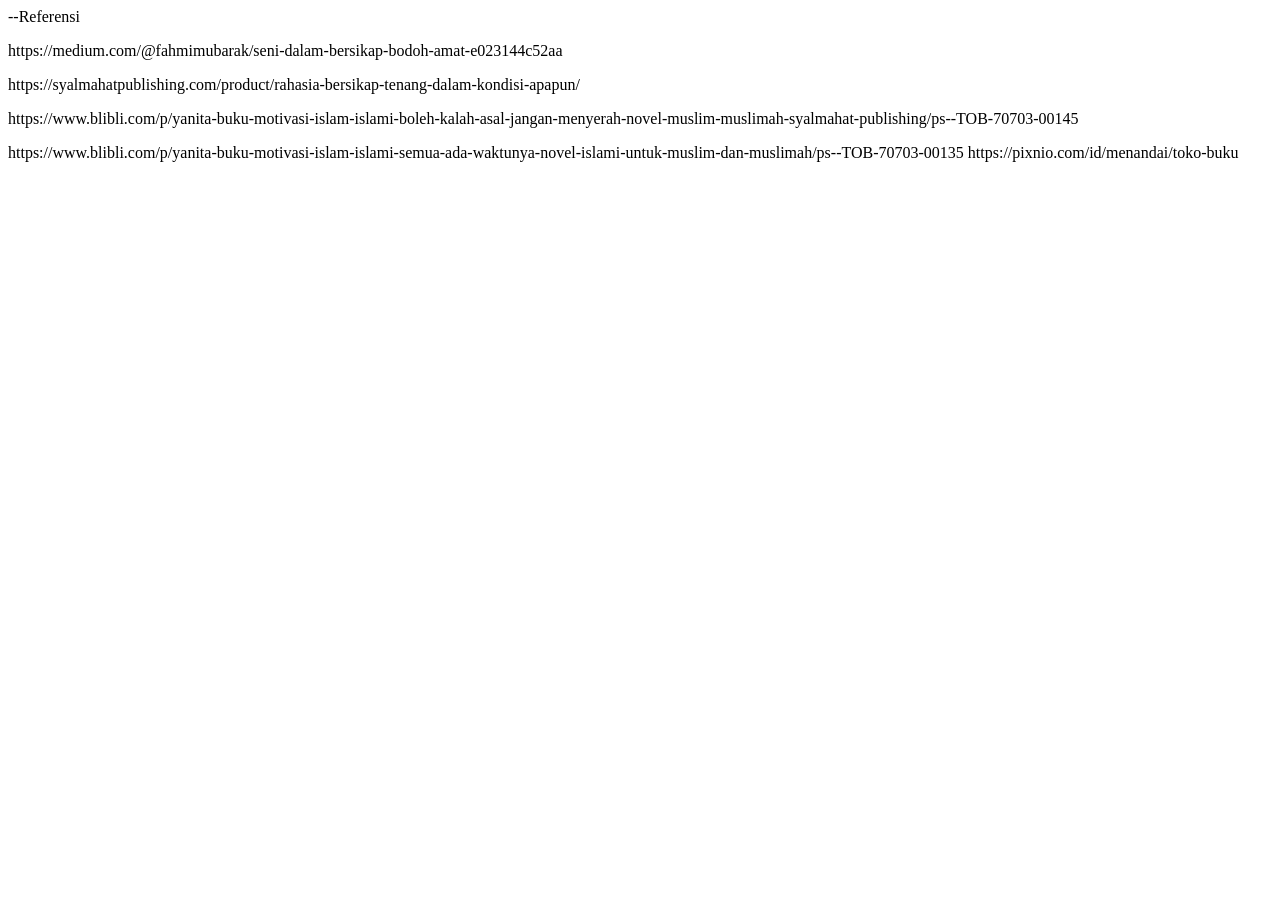
<file: IFrame/Referensi.html>
--Referensi

<html>

<head><title>Referensi</title></head>

<body>

<p>https://medium.com/@fahmimubarak/seni-dalam-bersikap-bodoh-amat-e023144c52aa<p>

<p>https://syalmahatpublishing.com/product/rahasia-bersikap-tenang-dalam-kondisi-apapun/</p>

<p>https://www.blibli.com/p/yanita-buku-motivasi-islam-islami-boleh-kalah-asal-jangan-menyerah-novel-muslim-muslimah-syalmahat-publishing/ps--TOB-70703-00145</p>

https://www.blibli.com/p/yanita-buku-motivasi-islam-islami-semua-ada-waktunya-novel-islami-untuk-muslim-dan-muslimah/ps--TOB-70703-00135

https://pixnio.com/id/menandai/toko-buku

</body>

</html>
</file>
<file: IFrame/style.css>
/* =========================
   RESET & VARIABLE
   ========================= */
* {
    margin: 0;
    padding: 0;
    box-sizing: border-box;
}

:root {
    --primary: #2563eb;       /* Biru modern */
    --primary-hover: #1d4ed8;
    --bg-main: #f8fafc;       /* Abu-abu terang bersih */
    --text-dark: #0f172a;     /* Hitam soft */
    --text-muted: #64748b;    /* Abu-abu teks */
    --white: #ffffff;
    --border-color: #e2e8f0;
    --shadow-sm: 0 1px 3px rgba(0,0,0,0.1);
    --shadow-md: 0 4px 6px -1px rgba(0, 0, 0, 0.1), 0 2px 4px -1px rgba(0, 0, 0, 0.06);
    --shadow-lg: 0 10px 15px -3px rgba(0, 0, 0, 0.1), 0 4px 6px -2px rgba(0, 0, 0, 0.05);
}

body {
    font-family: 'Plus Jakarta Sans', system-ui, -apple-system, sans-serif;
    background-color: var(--bg-main);
    color: var(--text-dark);
    line-height: 1.6;
    min-height: 100vh;
    display: flex;
    flex-direction: column;
}

/* =========================
   HEADER
   ========================= */
header {
    background: linear-gradient(135deg, #1e293b 0%, #0f172a 100%);
    color: var(--white);
    padding: 35px 20px;
    text-align: center;
    border-bottom: 3px solid var(--primary);
}

.header-container h1 {
    font-size: 28px;
    font-weight: 700;
    letter-spacing: 1px;
    margin-bottom: 6px;
    color: #f8fafc;
}

.header-container p {
    font-size: 15px;
    color: #94a3b8;
    font-weight: 400;
}

/* =========================
   NAVIGASI & DROPDOWN
   ========================= */
nav {
    background-color: var(--white);
    box-shadow: var(--shadow-sm);
    position: sticky;
    top: 0;
    z-index: 100;
    border-bottom: 1px solid var(--border-color);
}

.nav-container {
    max-width: 1000px;
    margin: 0 auto;
    display: flex;
    justify-content: center;
    align-items: center;
    flex-wrap: wrap;
    padding: 0 10px;
}

/* Nav Link Styling */
nav a, .dropbtn {
    display: inline-block;
    color: #334155;
    text-decoration: none;
    padding: 14px 20px;
    font-size: 14px;
    font-weight: 600;
    transition: all 0.2s ease;
    border-bottom: 2px solid transparent;
}

nav a:hover, .dropbtn:hover {
    color: var(--primary);
    background-color: #f1f5f9;
}

/* Dropdown Container */
.dropdown {
    position: relative;
    display: inline-block;
}

.dropdown .arrow {
    font-size: 12px;
    margin-left: 4px;
    transition: transform 0.2s;
}

.dropdown:hover .arrow {
    transform: rotate(180deg);
}

/* Dropdown Content */
.dropdown-content {
    display: none;
    position: absolute;
    top: 100%;
    left: 0;
    background-color: var(--white);
    min-width: 180px;
    box-shadow: var(--shadow-lg);
    border-radius: 8px;
    border: 1px solid var(--border-color);
    overflow: hidden;
    z-index: 1000;
}

.dropdown-content a {
    color: #334155;
    padding: 12px 16px;
    display: block;
    text-align: left;
    font-weight: 500;
    border-bottom: 1px solid #f1f5f9;
}

.dropdown-content a:last-child {
    border-bottom: none;
}

.dropdown-content a:hover {
    background-color: #eff6ff;
    color: var(--primary);
}

.dropdown:hover .dropdown-content {
    display: block;
    animation: fadeIn 0.2s ease;
}

@keyframes fadeIn {
    from { opacity: 0; transform: translateY(6px); }
    to { opacity: 1; transform: translateY(0); }
}

/* =========================
   MAIN KONTEN & IFRAME
   ========================= */
main {
    flex: 1;
    max-width: 1050px;
    width: 92%;
    margin: 30px auto;
}

.main-card {
    background: var(--white);
    border-radius: 12px;
    border: 1px solid var(--border-color);
    box-shadow: var(--shadow-md);
    overflow: hidden;
}

.card-header {
    padding: 16px 24px;
    background-color: #ffffff;
    border-bottom: 1px solid var(--border-color);
    display: flex;
    justify-content: space-between;
    align-items: center;
}

.card-header h2 {
    font-size: 18px;
    color: var(--text-dark);
    font-weight: 700;
}

.badge {
    background-color: #dbeafe;
    color: var(--primary);
    font-size: 12px;
    font-weight: 600;
    padding: 4px 10px;
    border-radius: 20px;
}

/* Iframe Wrapper */
.iframe-wrapper {
    padding: 15px;
    background-color: #f8fafc;
}

iframe {
    width: 100%;
    height: 520px;
    border: 1px solid var(--border-color);
    border-radius: 8px;
    background-color: var(--white);
    display: block;
}

/* =========================
   FOOTER
   ========================= */
footer {
    background-color: var(--white);
    border-top: 1px solid var(--border-color);
    text-align: center;
    padding: 20px;
    margin-top: auto;
}

footer p {
    color: var(--text-muted);
    font-size: 13px;
    font-weight: 500;
}

/* =========================
   RESPONSIVE (HP)
   ========================= */
@media screen and (max-width: 640px) {
    .nav-container {
        flex-direction: column;
        padding: 5px 0;
    }

    nav a, .dropbtn {
        width: 100%;
        text-align: center;
        padding: 10px;
    }

    .dropdown {
        width: 100%;
    }

    .dropdown-content {
        position: static;
        box-shadow: none;
        border: none;
        background-color: #f8fafc;
    }

    main {
        margin: 15px auto;
        width: 95%;
    }

    iframe {
        height: 420px;
    }
}


/* ==============================
   HEADER PU STAKA UTAMA
============================== */
.site-header {
    background: #f4f8fd;
    padding: 24px 5%;
}

.site-header .header-container {
    max-width: 1400px;
    margin: auto;
    display: flex;
    align-items: center;
    justify-content: space-between;
    gap: 25px;
}

.brand {
    display: flex;
    align-items: center;
    gap: 14px;
}

.brand-icon {
    font-size: 43px;
}

.brand h1 {
    font-size: 26px;
    color: #183b65;
    font-weight: 800;
    margin: 0;
}

.brand p {
    font-size: 14px;
    color: #61738c;
    margin: 4px 0 0;
}

.header-quote {
    color: #526781;
    font-size: 13px;
    line-height: 1.8;
    font-style: italic;
    margin: 0;
}

/* ==============================
   SLIDER OTOMATIS
============================== */
.hero-slider {
    position: relative;
    width: 100%;
    height: 360px;
    overflow: hidden;
    background: #183b65;
}

.hero-slider .slides {
    position: relative;
    height: 100%;
}

.hero-slider .slide {
    position: absolute;
    inset: 0;
    display: flex;
    align-items: center;
    background-size: cover;
    background-position: center;
    opacity: 0;
    visibility: hidden;
    transition: opacity 0.9s ease, visibility 0.9s ease;
}

.hero-slider .slide.active {
    opacity: 1;
    visibility: visible;
    z-index: 1;
}

.slide-overlay {
    position: absolute;
    inset: 0;
    background: linear-gradient(
        90deg,
        rgba(12, 32, 57, 0.92) 0%,
        rgba(18, 45, 75, 0.76) 42%,
        rgba(18, 45, 75, 0.12) 100%
    );
}

.slide-content {
    position: relative;
    z-index: 2;
    width: 100%;
    max-width: 1400px;
    padding: 35px 9%;
    color: white;
}

.slide-label {
    display: block;
    font-size: 11px;
    letter-spacing: 2px;
    font-weight: 700;
    color: #c8e1ff;
    margin-bottom: 16px;
}

.slide-content h2 {
    font-size: clamp(27px, 4vw, 42px);
    line-height: 1.2;
    margin: 0 0 16px;
    font-weight: 800;
}

.slide-content p {
    max-width: 470px;
    font-size: 14px;
    line-height: 1.8;
    color: #e4edf8;
    margin: 0 0 22px;
}

.slide-button {
    display: inline-block;
    background: #d8eaff;
    color: #183b65;
    padding: 13px 22px;
    border-radius: 30px;
    font-size: 13px;
    font-weight: 800;
    text-decoration: none;
    transition: 0.25s;
}

.slide-button:hover {
    background: white;
    transform: translateY(-2px);
}

/* Tombol navigasi slider */
.hero-slider .slider-arrow {
    position: absolute;
    top: 50%;
    transform: translateY(-50%);
    z-index: 5;
    width: 42px;
    height: 42px;
    border: none;
    border-radius: 50%;
    background: rgba(24, 59, 101, 0.8);
    color: white;
    font-size: 17px;
    cursor: pointer;
    transition: 0.25s;
}

.hero-slider .slider-arrow:hover {
    background: #3275ad;
}

.hero-slider .slider-arrow.prev {
    left: 18px;
}

.hero-slider .slider-arrow.next {
    right: 18px;
}

/* Indikator slide */
.slider-dots {
    position: absolute;
    bottom: 18px;
    left: 50%;
    transform: translateX(-50%);
    z-index: 5;
    display: flex;
    gap: 9px;
}

.slider-dots .dot {
    width: 9px;
    height: 9px;
    padding: 0;
    border: none;
    border-radius: 50%;
    background: rgba(255, 255, 255, 0.55);
    cursor: pointer;
    transition: 0.3s;
}

.slider-dots .dot.active {
    width: 23px;
    border-radius: 10px;
    background: white;
}

/* Tampilan HP */
@media (max-width: 700px) {
    .site-header {
        padding: 20px;
    }

    .site-header .header-container {
        flex-direction: column;
        align-items: flex-start;
    }

    .brand h1 {
        font-size: 22px;
    }

    .header-quote {
        font-size: 12px;
    }

    .hero-slider {
        height: 350px;
    }

    .slide-content {
        padding: 25px 35px;
    }

    .slide-content h2 {
        font-size: 27px;
    }

    .slide-content p {
        font-size: 12px;
        max-width: 85%;
    }

    .hero-slider .slider-arrow {
        width: 32px;
        height: 32px;
        font-size: 13px;
    }

    .hero-slider .slider-arrow.prev {
        left: 6px;
    }

    .hero-slider .slider-arrow.next {
        right: 6px;
    }
}

@media (prefers-reduced-motion: reduce) {
    .hero-slider .slide {
        transition: none;
    }
}


/* ===== FITUR KERANJANG BELANJA ===== */
.cart-link {
    display: inline-flex;
    align-items: center;
    justify-content: center;
    gap: 8px;
}

.cart-count {
    display: inline-flex;
    align-items: center;
    justify-content: center;
    min-width: 22px;
    height: 22px;
    padding: 0 6px;
    border-radius: 50px;
    background: #e74c3c;
    color: white;
    font-size: 12px;
    font-weight: 700;
}

/* Tombol tambah ke keranjang di katalog */
.add-cart-btn {
    display: inline-block;
    border: none;
    border-radius: 8px;
    background: #087f5b;
    color: white;
    padding: 10px 15px;
    font-family: inherit;
    font-weight: 700;
    cursor: pointer;
    transition: 0.2s ease;
}

.add-cart-btn:hover {
    background: #066649;
    transform: translateY(-2px);
}

.add-cart-btn:active {
    transform: scale(0.97);
}


/* =========================================
   PUSTAKA UTAMA — BLACK, WHITE & GOLD
   Elegant Premium Bookstore Theme
========================================= */

:root {
    --primary: #b99a5b;
    --primary-hover: #967941;

    --bg-main: #f7f6f2;
    --text-dark: #171717;
    --text-muted: #77746c;

    --white: #ffffff;
    --border-color: #e7e2d8;

    --gold: #c5a76a;
    --gold-light: #e4d3a7;
    --gold-dark: #92743b;

    --black: #111111;
    --black-soft: #1c1c1c;
    --gray-light: #f0eee8;

    --shadow-sm: 0 2px 8px rgba(0, 0, 0, 0.04);
    --shadow-md: 0 8px 24px rgba(0, 0, 0, 0.07);
    --shadow-lg: 0 14px 35px rgba(0, 0, 0, 0.13);
}

/* ===== DASAR WEBSITE ===== */

body {
    background-color: var(--bg-main);
    color: var(--text-dark);
}

/* ===== HEADER UTAMA ===== */

header {
    background: var(--black);
    color: var(--white);
    border-bottom: 3px solid var(--gold);
}

.header-container h1 {
    color: var(--white);
}

.header-container p {
    color: #c6c1b6;
}

/* ===== BRAND PUSTAKA UTAMA ===== */

.site-header {
    background: linear-gradient(
        120deg,
        #ffffff 0%,
        #f8f6f0 100%
    );
    border-bottom: 1px solid var(--border-color);
}

.brand-icon {
    filter: grayscale(1);
}

.brand h1 {
    color: var(--black);
    letter-spacing: 1.3px;
}

.brand p {
    color: var(--text-muted);
}

.header-quote {
    color: #777064;
    border-left: 2px solid var(--gold);
    padding-left: 16px;
}

/* ===== NAVIGASI ===== */

nav {
    background: var(--black);
    border-bottom: 1px solid #34312a;
    box-shadow: 0 4px 15px rgba(0, 0, 0, 0.10);
}

.nav-container {
    max-width: 1400px;
}

nav a,
.dropbtn {
    color: #f5f3ee;
    border-bottom: 2px solid transparent;
}

nav a:hover,
.dropbtn:hover {
    color: var(--gold-light);
    background: #252525;
    border-bottom-color: var(--gold);
}

/* Dropdown */

.dropdown-content {
    background: #1a1a1a;
    border: 1px solid #3a352a;
    border-radius: 4px;
    box-shadow: var(--shadow-lg);
}

.dropdown-content a {
    color: #f5f3ee;
    border-bottom: 1px solid #333027;
}

.dropdown-content a:hover {
    color: var(--gold-light);
    background: #29261f;
}

/* ===== SLIDER HERO ===== */

.hero-slider {
    background: var(--black);
}

.slide-overlay {
    background: linear-gradient(
        90deg,
        rgba(10, 10, 10, 0.94) 0%,
        rgba(15, 15, 15, 0.78) 45%,
        rgba(15, 15, 15, 0.15) 100%
    );
}

.slide-label {
    color: var(--gold-light);
    letter-spacing: 2.5px;
}

.slide-content h2 {
    color: #ffffff;
}

.slide-content p {
    color: #e4e0d8;
}

.slide-button {
    background: var(--gold);
    color: #17140e;
    border: 1px solid var(--gold);
    border-radius: 3px;
    letter-spacing: 0.3px;
}

.slide-button:hover {
    background: var(--gold-light);
    color: var(--black);
}

.hero-slider .slider-arrow {
    background: rgba(15, 15, 15, 0.8);
    color: var(--gold-light);
    border: 1px solid rgba(197, 167, 106, 0.65);
}

.hero-slider .slider-arrow:hover {
    background: var(--gold);
    color: var(--black);
}

.slider-dots .dot.active {
    background: var(--gold);
}

/* ===== AREA KONTEN ===== */

main {
    max-width: 1200px;
}

.main-card {
    background: var(--white);
    border: 1px solid var(--border-color);
    border-radius: 5px;
    box-shadow: var(--shadow-md);
}

.card-header {
    background: #ffffff;
    border-bottom: 1px solid var(--border-color);
    border-left: 3px solid var(--gold);
}

.card-header h2 {
    color: var(--black);
}

.badge {
    background: #f2ead8;
    color: var(--gold-dark);
    border: 1px solid #e3d4b3;
}

/* ===== IFRAME ===== */

.iframe-wrapper {
    background: #f7f6f2;
}

iframe {
    background: #ffffff;
    border: 1px solid var(--border-color);
    border-radius: 4px;
}

/* ===== KERANJANG ===== */

.cart-link {
    color: #ffffff;
}

.cart-count {
    background: var(--gold);
    color: var(--black);
    border: 1px solid var(--gold-light);
    font-weight: 800;
}

/* ===== TOMBOL TAMBAH KE KERANJANG ===== */

.add-cart-btn {
    background: var(--black);
    color: var(--gold-light);
    border: 1px solid var(--gold);
    border-radius: 4px;
}

.add-cart-btn:hover {
    background: var(--gold);
    color: var(--black);
    border-color: var(--gold);
}

/* ===== FOOTER ===== */

footer {
    background: var(--black);
    border-top: 2px solid var(--gold);
}

footer p {
    color: #d0c8b8;
}

/* ===== HALAMAN KATALOG: KOMPONEN UMUM ===== */

button {
    transition: background-color 0.2s ease,
                color 0.2s ease,
                border-color 0.2s ease;
}

a {
    transition: color 0.2s ease;
}

::selection {
    background: var(--gold-light);
    color: var(--black);
}

/* ===== RESPONSIVE ===== */

@media screen and (max-width: 640px) {
    .dropdown-content {
        background: #1a1a1a;
    }

    .dropdown-content a {
        color: #f5f3ee;
    }

    .header-quote {
        border-left: none;
        border-top: 1px solid var(--gold);
        padding: 12px 0 0;
    }
}


/* Memperbaiki warna teks header */
.site-header .brand-icon,
.site-header .brand-text h1,
.site-header .brand-text p,
.site-header .header-highlights,
.site-header .header-eyebrow,
.site-header .header-divider,
.site-header .highlight-items,
.site-header .highlight-items span {
    color: #111111 !important;
}

/* Aksen emas untuk ornamen GF */
.site-header .header-divider,
.site-header .highlight-dot {
    color: #c5a76a !important;
}

/* Warna kutipan */
.site-header .header-quote {
    color: #77746c !important;
}
</file>
